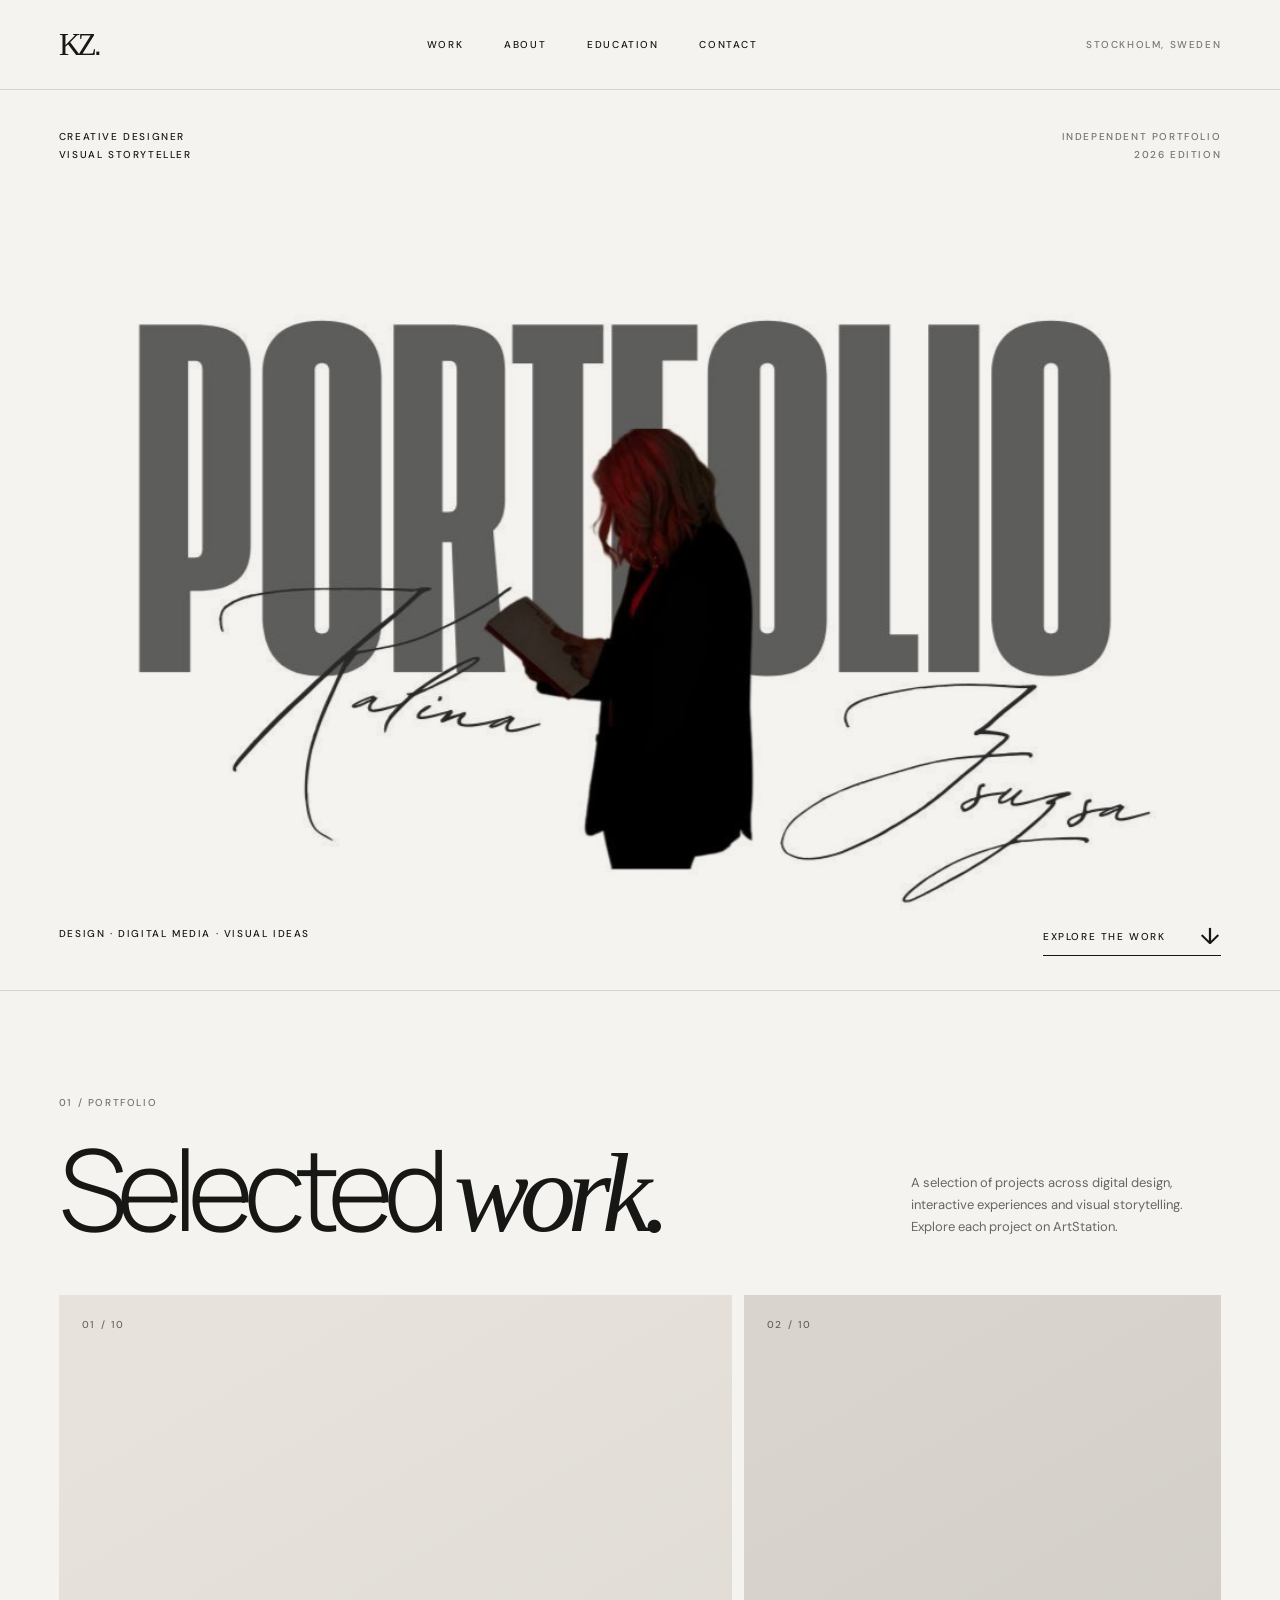
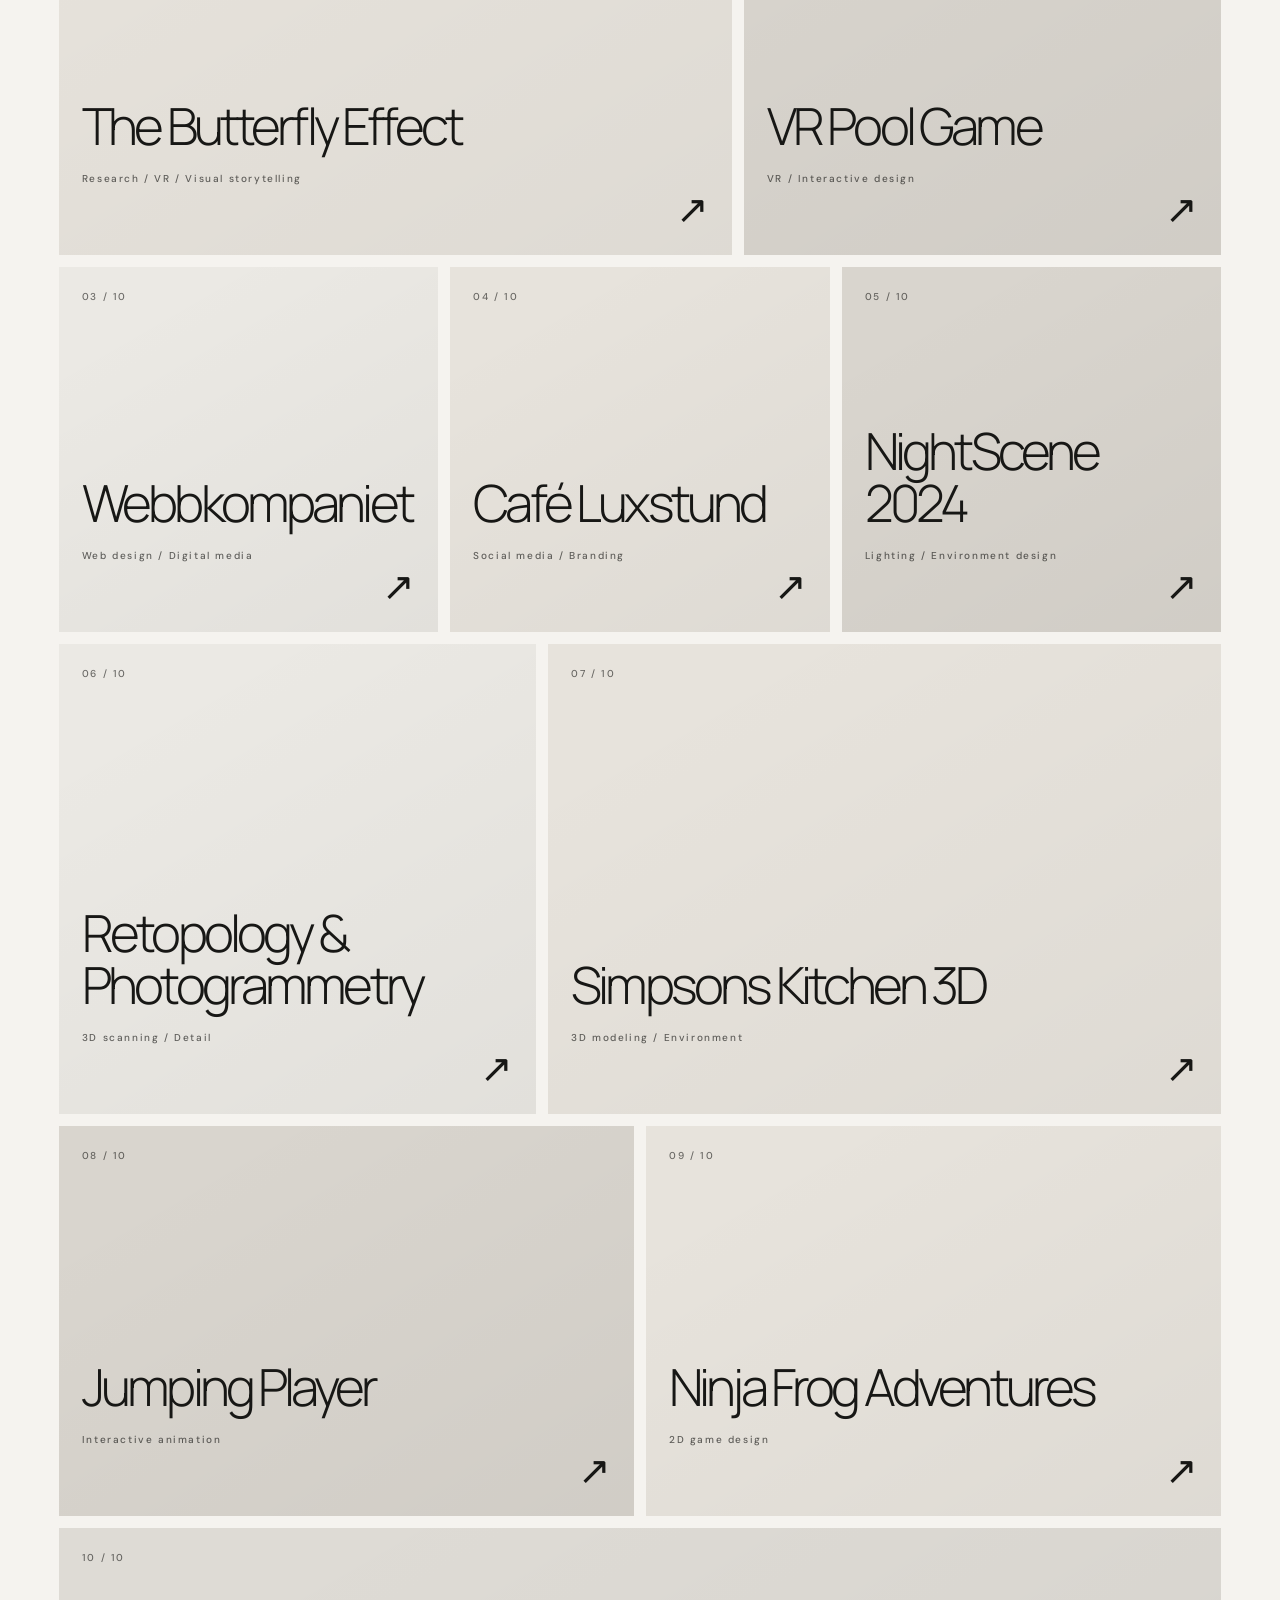
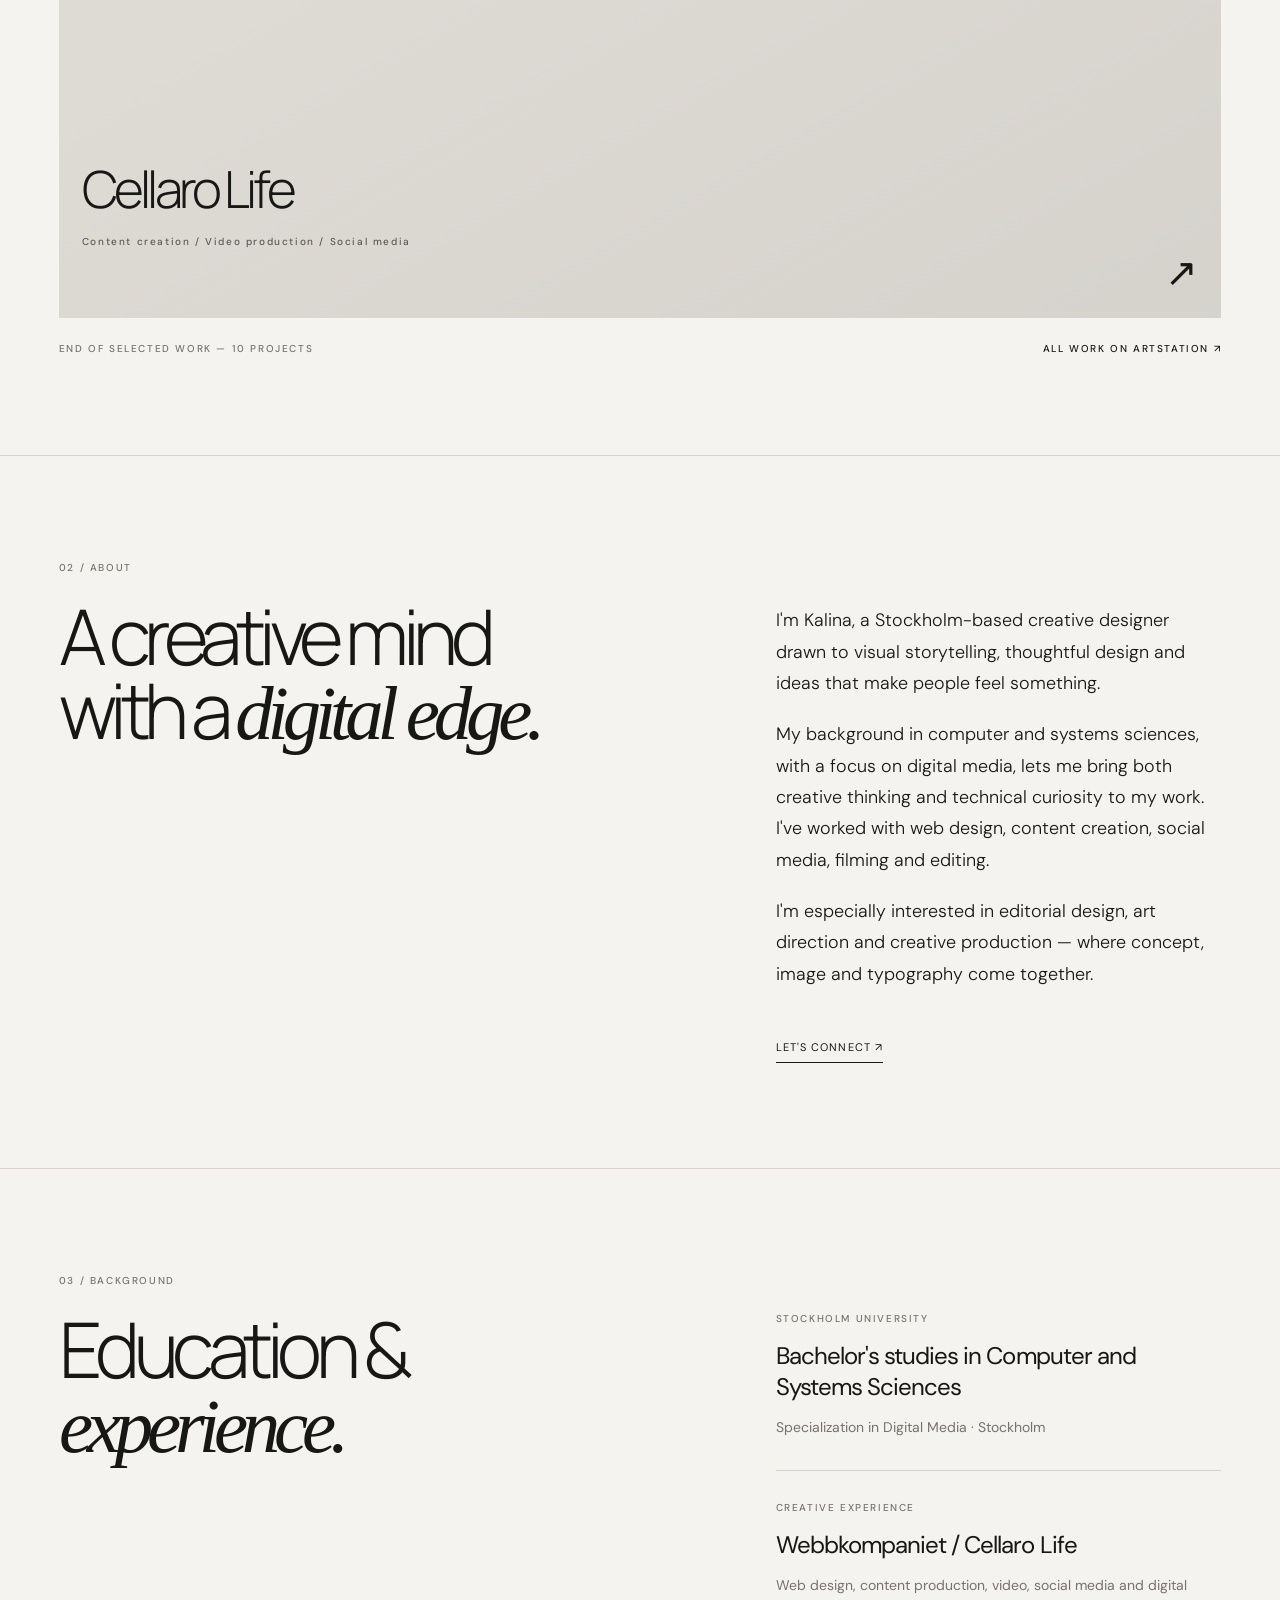
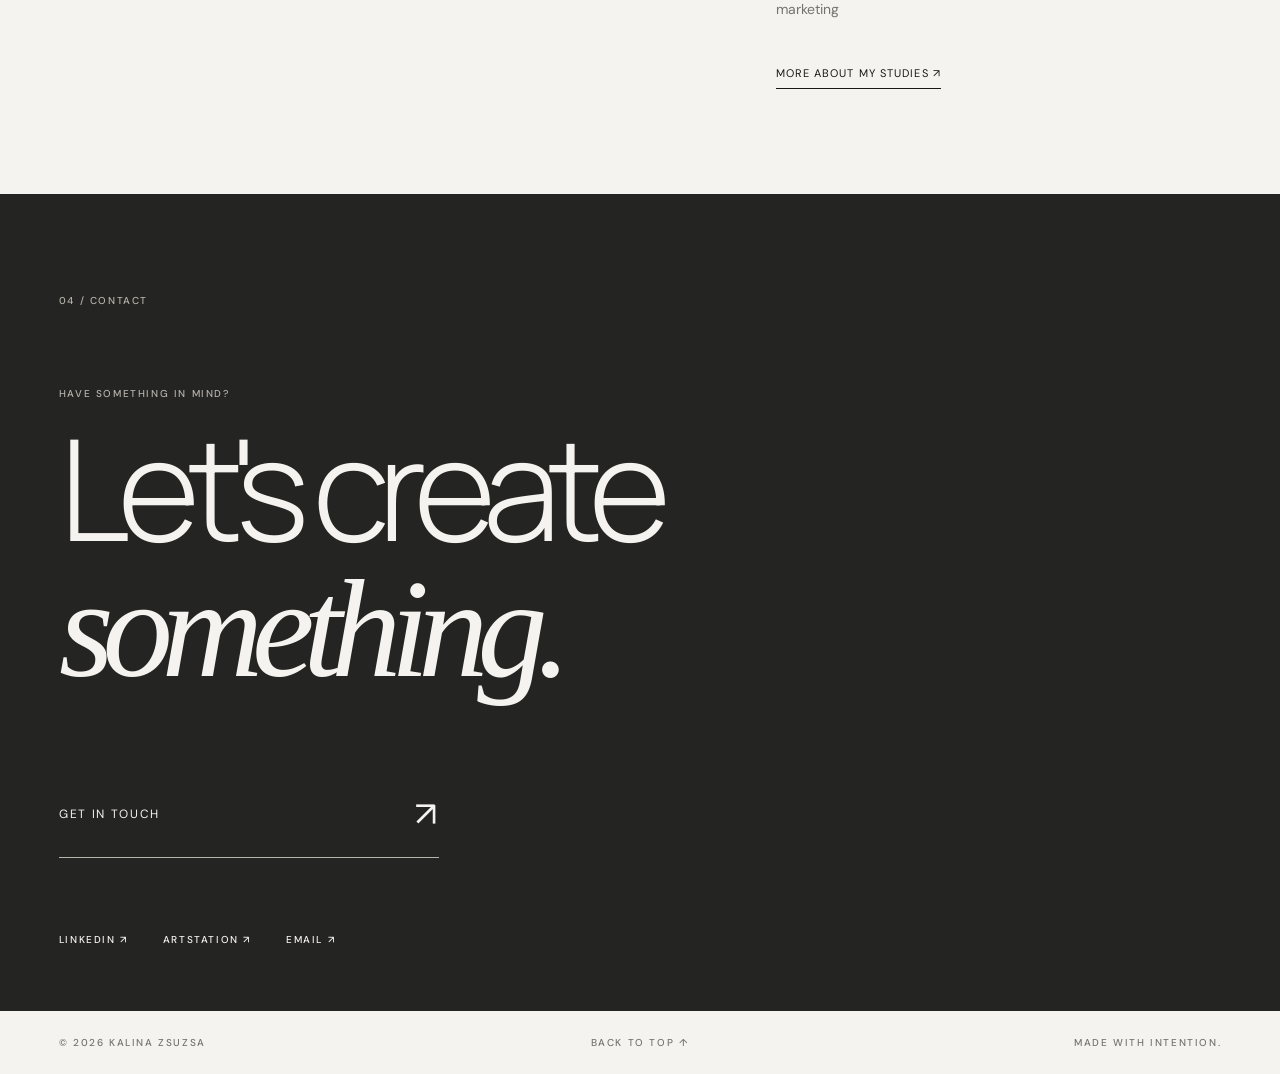
<file: index.html>
<!doctype html><html lang="en"><head><meta charset="utf-8"><meta name="viewport" content="width=device-width,initial-scale=1"><meta name="description" content="Kalina Zsuzsa — Stockholm-based creative designer. Selected work in digital media, design and visual storytelling."><title>Kalina Zsuzsa — Creative Portfolio</title><link rel="stylesheet" href="style.css"><script defer src="script.js"></script></head><body><div class="cursor" aria-hidden="true"><svg viewBox="0 0 72 72"><path d="M12 7 56 37 36 39 44 61 32 66 24 44 11 59Z" fill="currentColor" stroke="var(--paper)" stroke-width="1.2"/></svg><span class="cursor-label">VIEW<br>PROJECT</span></div><header class="topbar"><a class="brand" href="#home" aria-label="Home">KZ<span class="brand-dot">.</span></a><nav aria-label="Main navigation"><a href="#work">WORK</a><a href="#about">ABOUT</a><a href="#education">EDUCATION</a><a href="#contact">CONTACT</a></nav><span class="location">STOCKHOLM, SWEDEN</span></header><main id="home"><section class="hero" aria-label="Portfolio introduction"><div class="hero-meta"><span>CREATIVE DESIGNER<br>VISUAL STORYTELLER</span><span class="hero-edition">INDEPENDENT PORTFOLIO<br>2026 EDITION</span></div><img class="hero-art" src="portfolio-3.png" alt="Portfolio artwork featuring Kalina Zsuzsa and her signature" fetchpriority="high"><div class="hero-bottom"><span>DESIGN · DIGITAL MEDIA · VISUAL IDEAS</span><a class="explore" href="#work">EXPLORE THE WORK <span>↓</span></a></div></section><section id="work" class="work-section"><div class="section-head"><div><span class="eyebrow">01 / PORTFOLIO</span><h1>Selected <em>work.</em></h1></div><p>A selection of projects across digital design, interactive experiences and visual storytelling. Explore each project on ArtStation.</p></div><div class="project-grid"><a class="project project-1" href="https://www.artstation.com/artwork/DLRnwO" target="_blank" rel="noopener noreferrer" aria-label="View The Butterfly Effect on ArtStation"><span class="project-index">01 / 10</span><span class="project-content"><span class="project-title">The Butterfly Effect</span><span class="project-type">Research / VR / Visual storytelling</span><span class="project-arrow" aria-hidden="true">↗</span></span></a>
<a class="project project-2" href="https://www.artstation.com/artwork/x3XWyY" target="_blank" rel="noopener noreferrer" aria-label="View VR Pool Game on ArtStation"><span class="project-index">02 / 10</span><span class="project-content"><span class="project-title">VR Pool Game</span><span class="project-type">VR / Interactive design</span><span class="project-arrow" aria-hidden="true">↗</span></span></a>
<a class="project project-3" href="https://www.artstation.com/artwork/ndEoX9" target="_blank" rel="noopener noreferrer" aria-label="View Webbkompaniet on ArtStation"><span class="project-index">03 / 10</span><span class="project-content"><span class="project-title">Webbkompaniet</span><span class="project-type">Web design / Digital media</span><span class="project-arrow" aria-hidden="true">↗</span></span></a>
<a class="project project-4" href="https://www.artstation.com/artwork/Ba3x04" target="_blank" rel="noopener noreferrer" aria-label="View Café Luxstund on ArtStation"><span class="project-index">04 / 10</span><span class="project-content"><span class="project-title">Café Luxstund</span><span class="project-type">Social media / Branding</span><span class="project-arrow" aria-hidden="true">↗</span></span></a>
<a class="project project-5" href="https://kalina_zsuzsa.artstation.com/projects/qJNZJn" target="_blank" rel="noopener noreferrer" aria-label="View NightScene 2024 on ArtStation"><span class="project-index">05 / 10</span><span class="project-content"><span class="project-title">NightScene 2024</span><span class="project-type">Lighting / Environment design</span><span class="project-arrow" aria-hidden="true">↗</span></span></a>
<a class="project project-6" href="https://kalina_zsuzsa.artstation.com/projects/P6qyJB" target="_blank" rel="noopener noreferrer" aria-label="View Retopology &amp; Photogrammetry on ArtStation"><span class="project-index">06 / 10</span><span class="project-content"><span class="project-title">Retopology &amp; Photogrammetry</span><span class="project-type">3D scanning / Detail</span><span class="project-arrow" aria-hidden="true">↗</span></span></a>
<a class="project project-7" href="https://kalina_zsuzsa.artstation.com/projects/Nq442J" target="_blank" rel="noopener noreferrer" aria-label="View Simpsons Kitchen 3D on ArtStation"><span class="project-index">07 / 10</span><span class="project-content"><span class="project-title">Simpsons Kitchen 3D</span><span class="project-type">3D modeling / Environment</span><span class="project-arrow" aria-hidden="true">↗</span></span></a>
<a class="project project-8" href="https://kalina_zsuzsa.artstation.com/projects/vbYY0v" target="_blank" rel="noopener noreferrer" aria-label="View Jumping Player on ArtStation"><span class="project-index">08 / 10</span><span class="project-content"><span class="project-title">Jumping Player</span><span class="project-type">Interactive animation</span><span class="project-arrow" aria-hidden="true">↗</span></span></a>
<a class="project project-9" href="https://kalina_zsuzsa.artstation.com/projects/2BOObe" target="_blank" rel="noopener noreferrer" aria-label="View Ninja Frog Adventures on ArtStation"><span class="project-index">09 / 10</span><span class="project-content"><span class="project-title">Ninja Frog Adventures</span><span class="project-type">2D game design</span><span class="project-arrow" aria-hidden="true">↗</span></span></a>
<a class="project project-10" href="https://www.artstation.com/artwork/BaaWo9" target="_blank" rel="noopener noreferrer" aria-label="View Cellaro Life on ArtStation"><span class="project-index">10 / 10</span><span class="project-content"><span class="project-title">Cellaro Life</span><span class="project-type">Content creation / Video production / Social media</span><span class="project-arrow" aria-hidden="true">↗</span></span></a></div><div class="work-end"><span>END OF SELECTED WORK — 10 PROJECTS</span><a href="https://kalina_zsuzsa.artstation.com/" target="_blank" rel="noopener noreferrer">ALL WORK ON ARTSTATION ↗</a></div></section><section id="about" class="about-section"><span class="eyebrow">02 / ABOUT</span><div class="about-layout"><h2>A creative mind<br>with a <em>digital edge.</em></h2><div class="about-copy"><p>I'm Kalina, a Stockholm-based creative designer drawn to visual storytelling, thoughtful design and ideas that make people feel something.</p><p>My background in computer and systems sciences, with a focus on digital media, lets me bring both creative thinking and technical curiosity to my work. I've worked with web design, content creation, social media, filming and editing.</p><p>I'm especially interested in editorial design, art direction and creative production — where concept, image and typography come together.</p><a href="#contact" class="text-link">LET'S CONNECT ↗</a></div></div></section><section id="education" class="education-section"><span class="eyebrow">03 / BACKGROUND</span><div class="education-row"><h2>Education &<br><em>experience.</em></h2><div><p class="edu-label">STOCKHOLM UNIVERSITY</p><h3>Bachelor's studies in Computer and Systems Sciences</h3><p>Specialization in Digital Media · Stockholm</p><div class="edu-rule"></div><p class="edu-label">CREATIVE EXPERIENCE</p><h3>Webbkompaniet / Cellaro Life</h3><p>Web design, content production, video, social media and digital marketing</p><a href="education.html" class="text-link">MORE ABOUT MY STUDIES ↗</a></div></div></section><section id="contact" class="contact-section"><span class="eyebrow">04 / CONTACT</span><p class="contact-lead">HAVE SOMETHING IN MIND?</p><h2>Let's create<br><em>something.</em></h2><a class="contact-mail" href="mailto:kalinazsuzsa2004@gmail.com">GET IN TOUCH <span>↗</span></a><div class="contact-links"><a href="https://www.linkedin.com/in/kalina-zsuzsa-470775194" target="_blank" rel="noopener noreferrer">LINKEDIN ↗</a><a href="https://kalina_zsuzsa.artstation.com/" target="_blank" rel="noopener noreferrer">ARTSTATION ↗</a><a href="mailto:kalinazsuzsa2004@gmail.com">EMAIL ↗</a></div></section></main><footer><span>© <span id="year">2026</span> KALINA ZSUZSA</span><a href="#home">BACK TO TOP ↑</a><span>MADE WITH INTENTION.</span></footer></body></html>
</file>
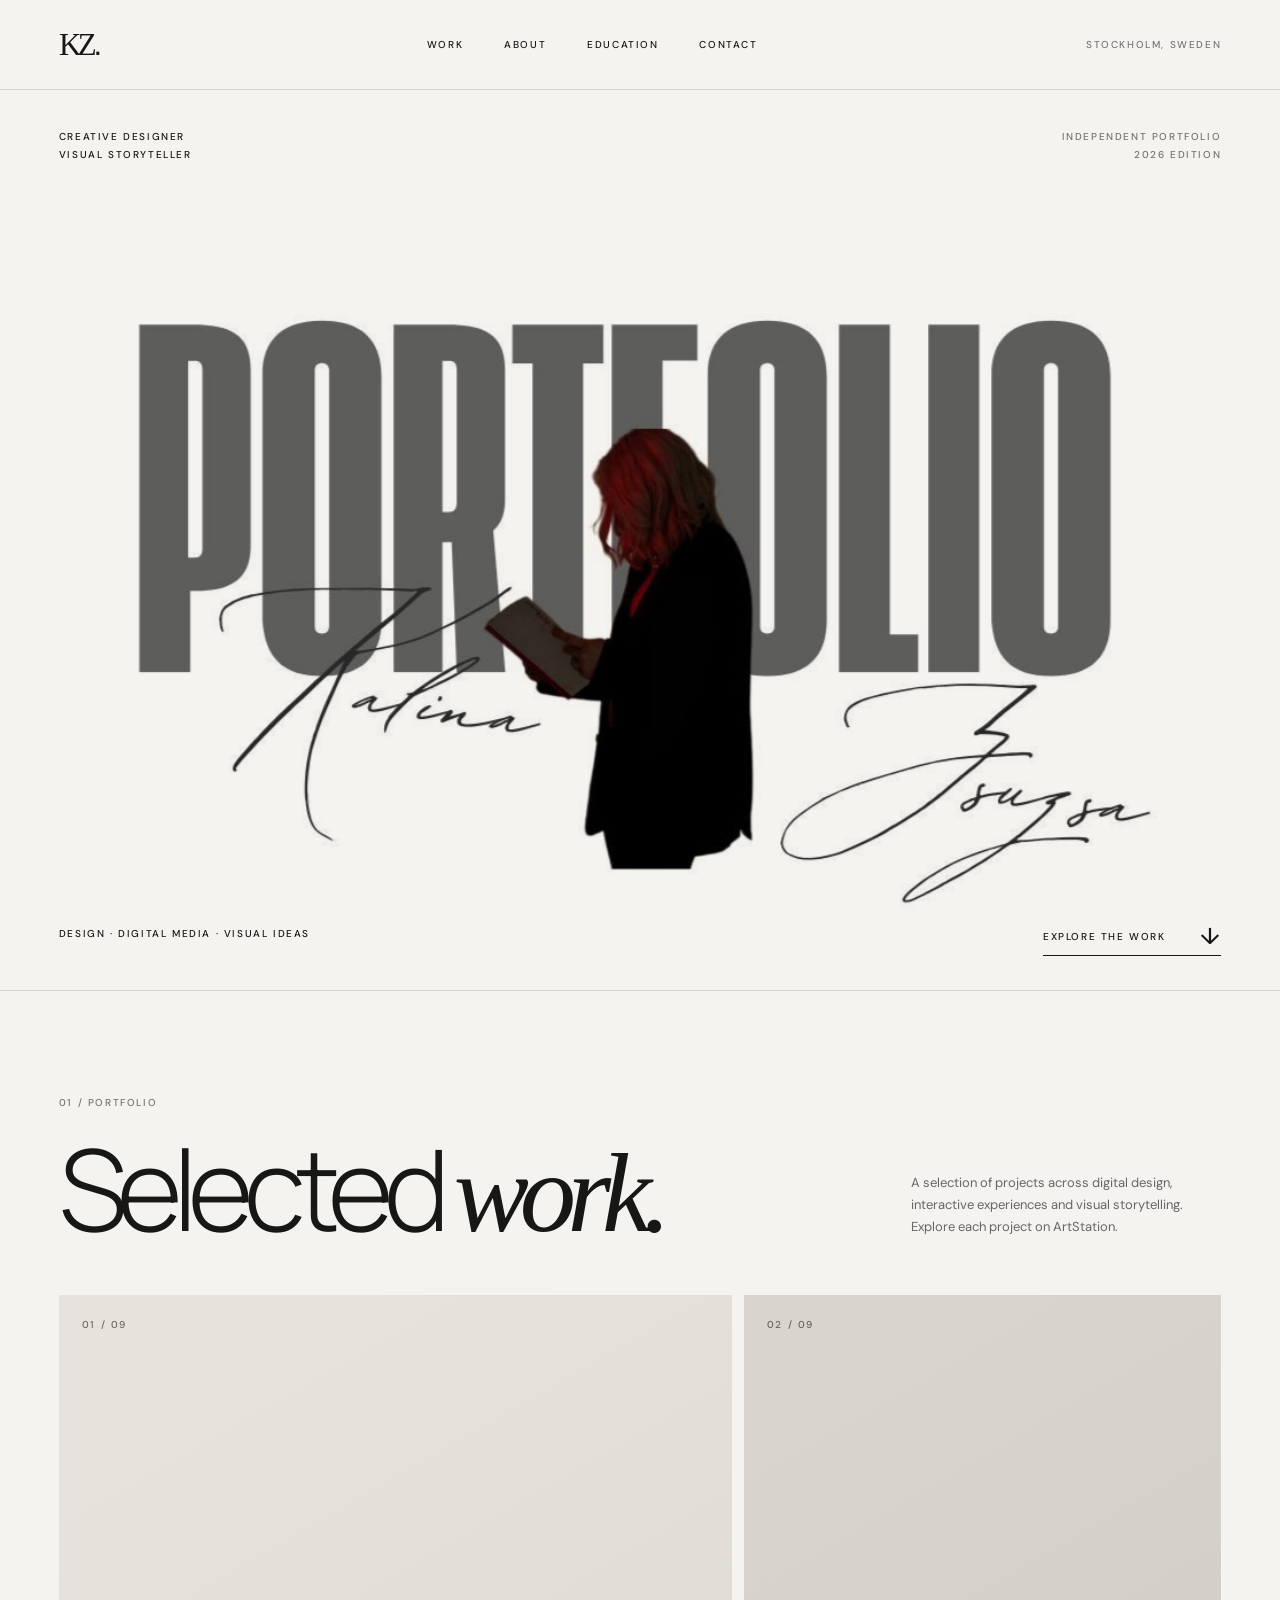
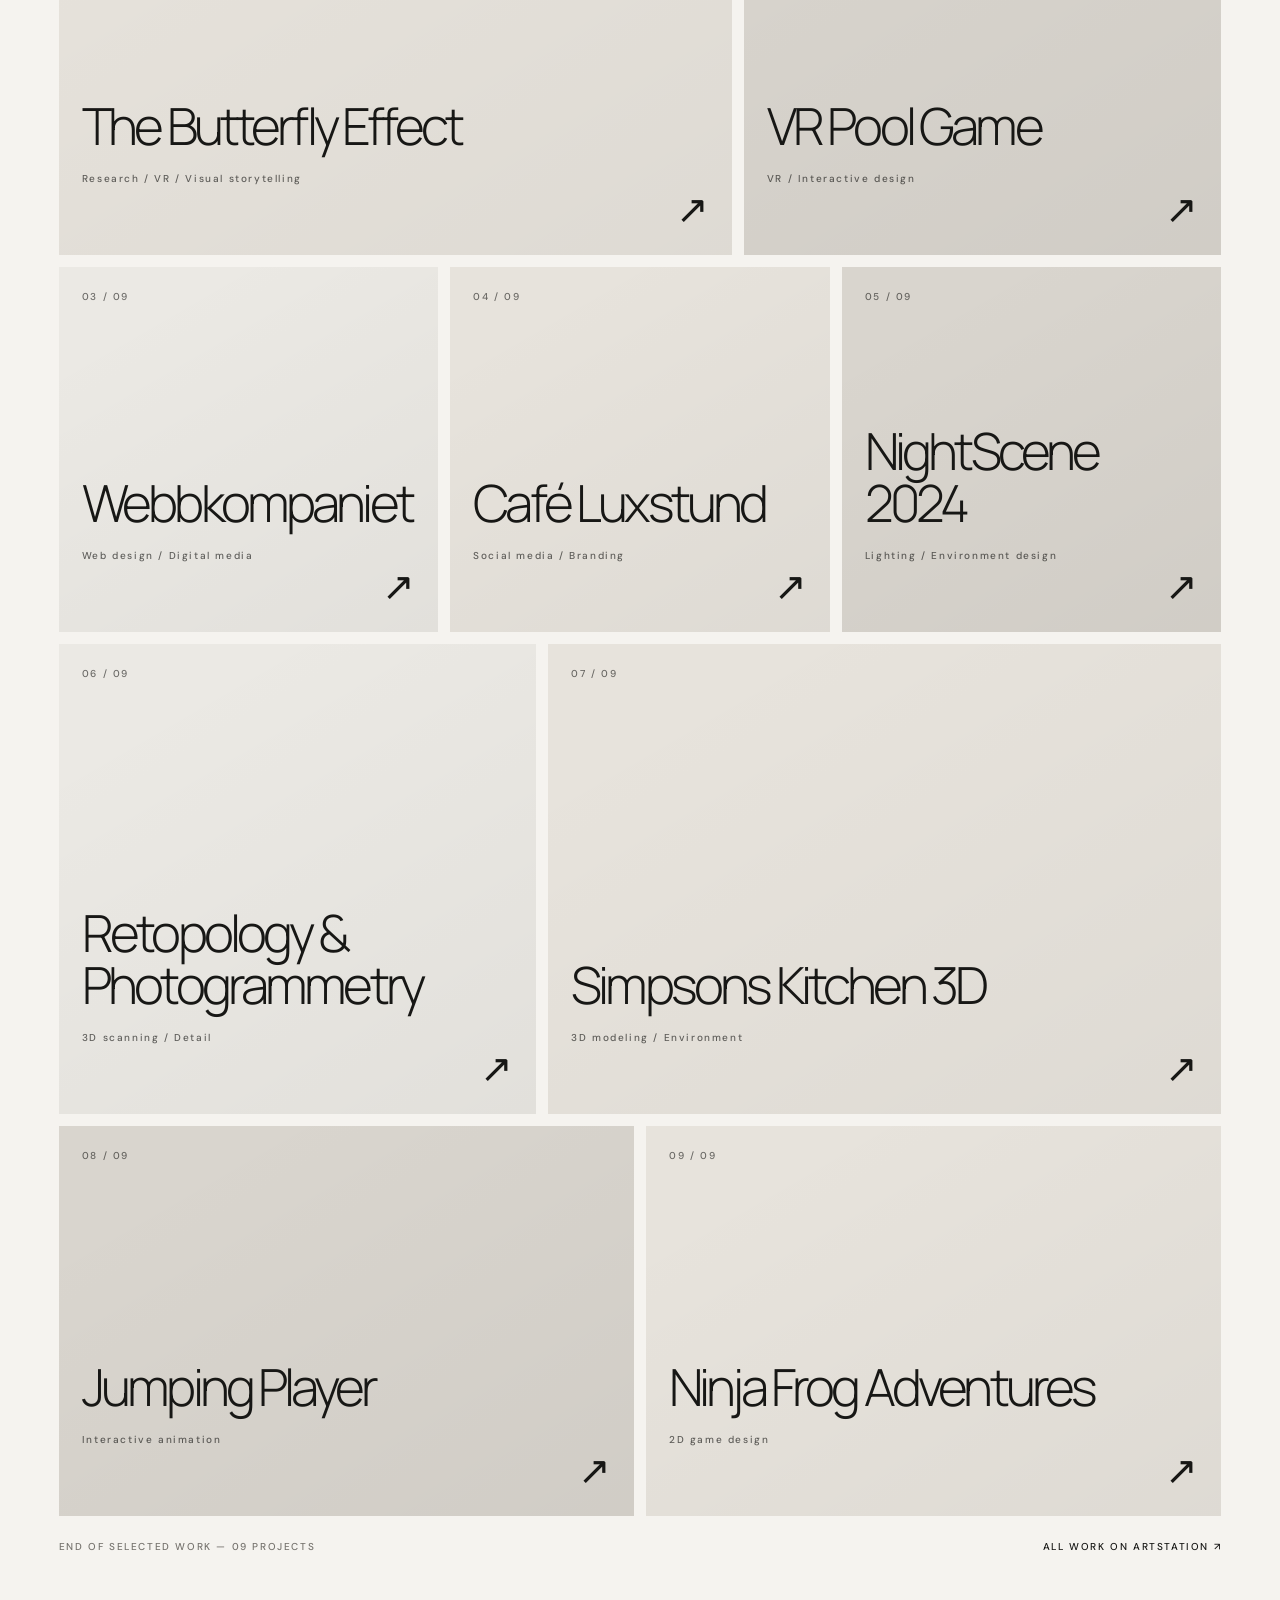
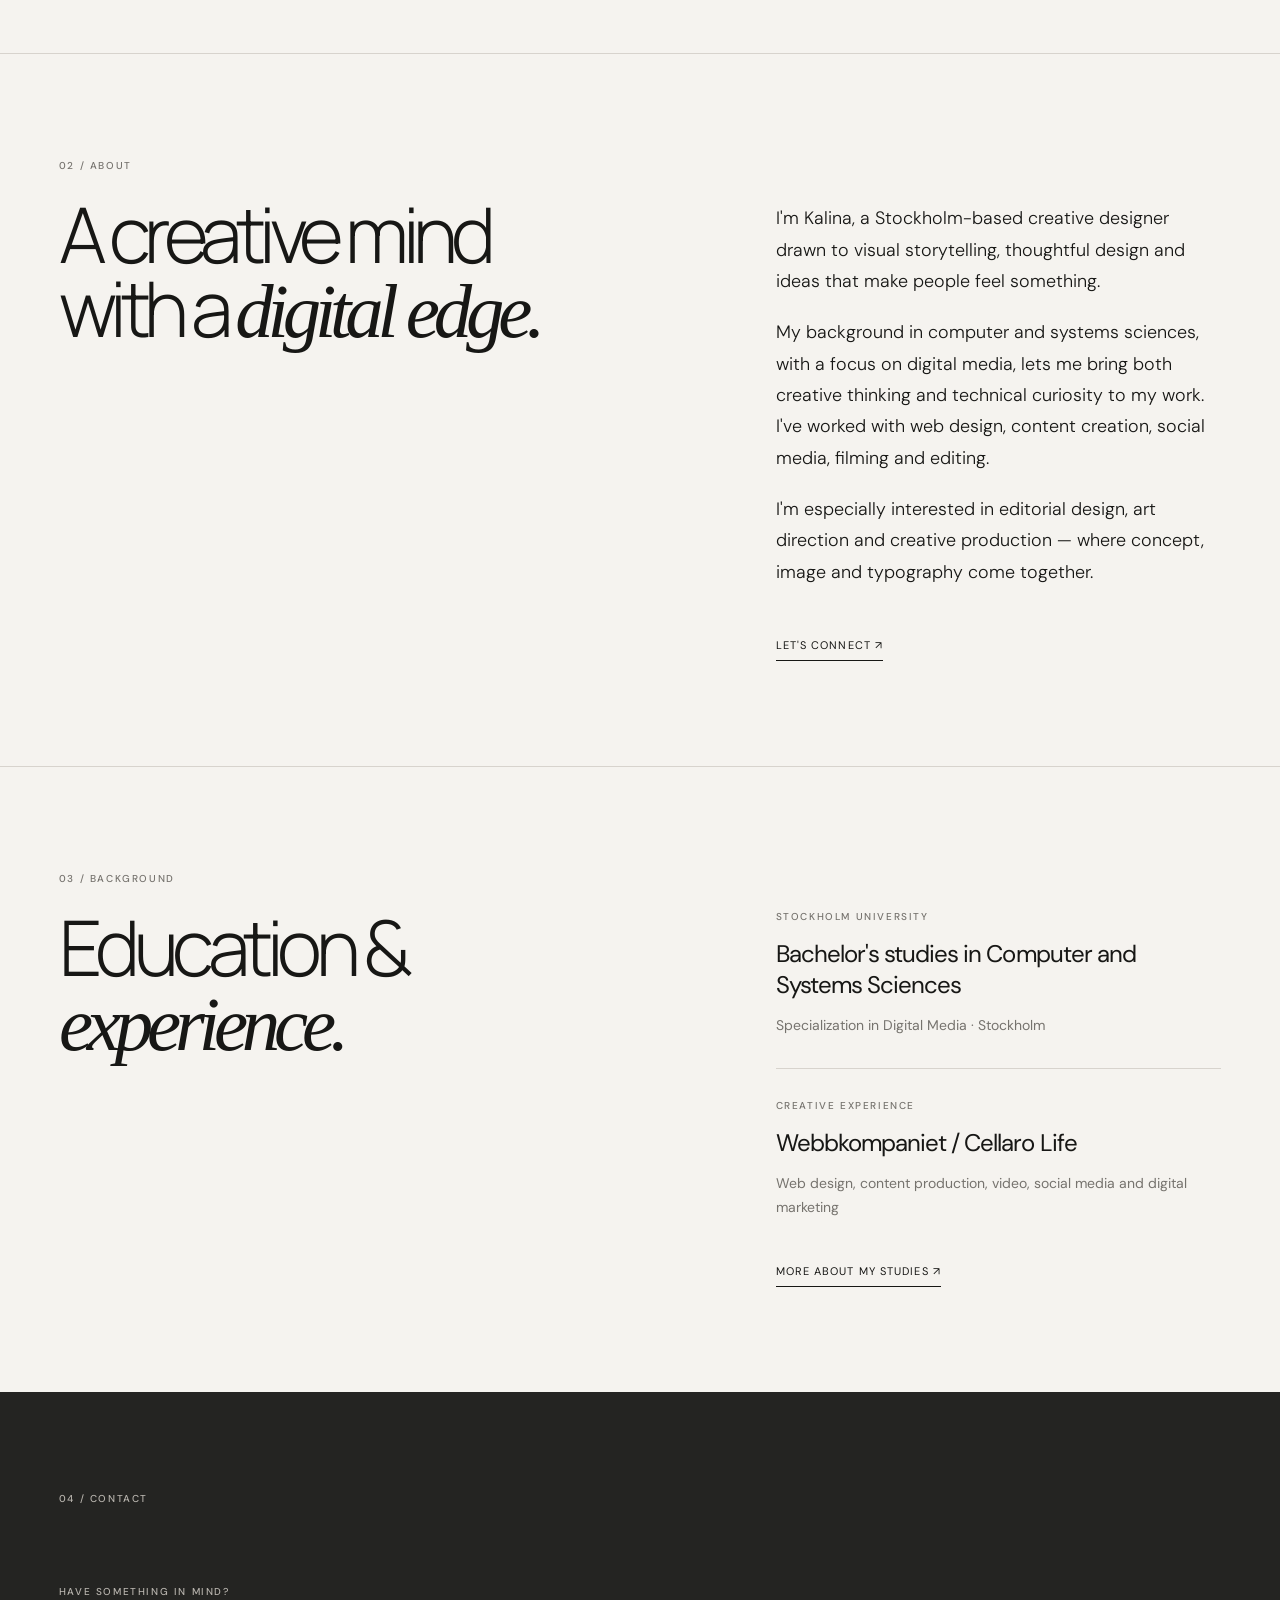
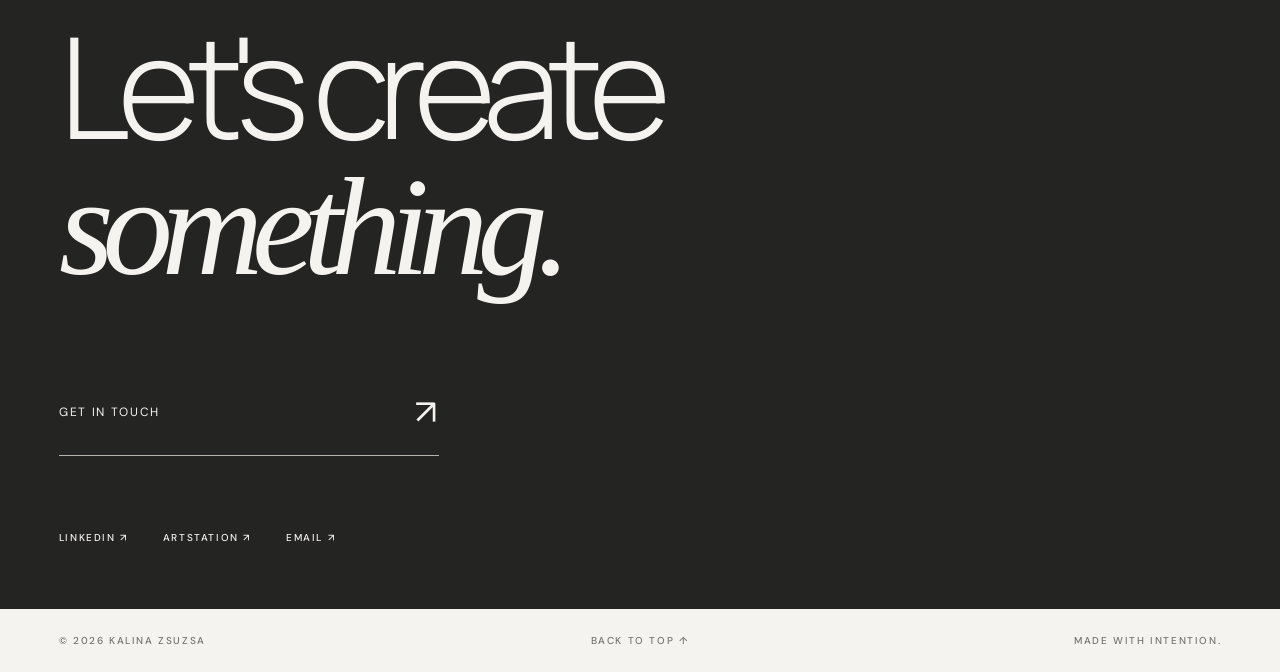
<file: Kalina-Zsuzsa-Editorial-Portfolio/index.html>
<!doctype html><html lang="en"><head><meta charset="utf-8"><meta name="viewport" content="width=device-width,initial-scale=1"><meta name="description" content="Kalina Zsuzsa — Stockholm-based creative designer. Selected work in digital media, design and visual storytelling."><title>Kalina Zsuzsa — Creative Portfolio</title><link rel="stylesheet" href="style.css"><script defer src="script.js"></script></head><body><div class="cursor" aria-hidden="true"><svg viewBox="0 0 72 72"><path d="M12 7 56 37 36 39 44 61 32 66 24 44 11 59Z" fill="currentColor" stroke="var(--paper)" stroke-width="1.2"/></svg><span class="cursor-label">VIEW<br>PROJECT</span></div><header class="topbar"><a class="brand" href="#home" aria-label="Home">KZ<span class="brand-dot">.</span></a><nav aria-label="Main navigation"><a href="#work">WORK</a><a href="#about">ABOUT</a><a href="#education">EDUCATION</a><a href="#contact">CONTACT</a></nav><span class="location">STOCKHOLM, SWEDEN</span></header><main id="home"><section class="hero" aria-label="Portfolio introduction"><div class="hero-meta"><span>CREATIVE DESIGNER<br>VISUAL STORYTELLER</span><span class="hero-edition">INDEPENDENT PORTFOLIO<br>2026 EDITION</span></div><img class="hero-art" src="portfolio-3.png" alt="Portfolio artwork featuring Kalina Zsuzsa and her signature" fetchpriority="high"><div class="hero-bottom"><span>DESIGN · DIGITAL MEDIA · VISUAL IDEAS</span><a class="explore" href="#work">EXPLORE THE WORK <span>↓</span></a></div></section><section id="work" class="work-section"><div class="section-head"><div><span class="eyebrow">01 / PORTFOLIO</span><h1>Selected <em>work.</em></h1></div><p>A selection of projects across digital design, interactive experiences and visual storytelling. Explore each project on ArtStation.</p></div><div class="project-grid"><a class="project project-1" href="https://www.artstation.com/artwork/DLRnwO" target="_blank" rel="noopener noreferrer" aria-label="View The Butterfly Effect on ArtStation"><span class="project-index">01 / 09</span><span class="project-content"><span class="project-title">The Butterfly Effect</span><span class="project-type">Research / VR / Visual storytelling</span><span class="project-arrow" aria-hidden="true">↗</span></span></a>
<a class="project project-2" href="https://www.artstation.com/artwork/x3XWyY" target="_blank" rel="noopener noreferrer" aria-label="View VR Pool Game on ArtStation"><span class="project-index">02 / 09</span><span class="project-content"><span class="project-title">VR Pool Game</span><span class="project-type">VR / Interactive design</span><span class="project-arrow" aria-hidden="true">↗</span></span></a>
<a class="project project-3" href="https://www.artstation.com/artwork/ndEoX9" target="_blank" rel="noopener noreferrer" aria-label="View Webbkompaniet on ArtStation"><span class="project-index">03 / 09</span><span class="project-content"><span class="project-title">Webbkompaniet</span><span class="project-type">Web design / Digital media</span><span class="project-arrow" aria-hidden="true">↗</span></span></a>
<a class="project project-4" href="https://www.artstation.com/artwork/Ba3x04" target="_blank" rel="noopener noreferrer" aria-label="View Café Luxstund on ArtStation"><span class="project-index">04 / 09</span><span class="project-content"><span class="project-title">Café Luxstund</span><span class="project-type">Social media / Branding</span><span class="project-arrow" aria-hidden="true">↗</span></span></a>
<a class="project project-5" href="https://kalina_zsuzsa.artstation.com/projects/qJNZJn" target="_blank" rel="noopener noreferrer" aria-label="View NightScene 2024 on ArtStation"><span class="project-index">05 / 09</span><span class="project-content"><span class="project-title">NightScene 2024</span><span class="project-type">Lighting / Environment design</span><span class="project-arrow" aria-hidden="true">↗</span></span></a>
<a class="project project-6" href="https://kalina_zsuzsa.artstation.com/projects/P6qyJB" target="_blank" rel="noopener noreferrer" aria-label="View Retopology &amp; Photogrammetry on ArtStation"><span class="project-index">06 / 09</span><span class="project-content"><span class="project-title">Retopology &amp; Photogrammetry</span><span class="project-type">3D scanning / Detail</span><span class="project-arrow" aria-hidden="true">↗</span></span></a>
<a class="project project-7" href="https://kalina_zsuzsa.artstation.com/projects/Nq442J" target="_blank" rel="noopener noreferrer" aria-label="View Simpsons Kitchen 3D on ArtStation"><span class="project-index">07 / 09</span><span class="project-content"><span class="project-title">Simpsons Kitchen 3D</span><span class="project-type">3D modeling / Environment</span><span class="project-arrow" aria-hidden="true">↗</span></span></a>
<a class="project project-8" href="https://kalina_zsuzsa.artstation.com/projects/vbYY0v" target="_blank" rel="noopener noreferrer" aria-label="View Jumping Player on ArtStation"><span class="project-index">08 / 09</span><span class="project-content"><span class="project-title">Jumping Player</span><span class="project-type">Interactive animation</span><span class="project-arrow" aria-hidden="true">↗</span></span></a>
<a class="project project-9" href="https://kalina_zsuzsa.artstation.com/projects/2BOObe" target="_blank" rel="noopener noreferrer" aria-label="View Ninja Frog Adventures on ArtStation"><span class="project-index">09 / 09</span><span class="project-content"><span class="project-title">Ninja Frog Adventures</span><span class="project-type">2D game design</span><span class="project-arrow" aria-hidden="true">↗</span></span></a></div><div class="work-end"><span>END OF SELECTED WORK — 09 PROJECTS</span><a href="https://kalina_zsuzsa.artstation.com/" target="_blank" rel="noopener noreferrer">ALL WORK ON ARTSTATION ↗</a></div></section><section id="about" class="about-section"><span class="eyebrow">02 / ABOUT</span><div class="about-layout"><h2>A creative mind<br>with a <em>digital edge.</em></h2><div class="about-copy"><p>I'm Kalina, a Stockholm-based creative designer drawn to visual storytelling, thoughtful design and ideas that make people feel something.</p><p>My background in computer and systems sciences, with a focus on digital media, lets me bring both creative thinking and technical curiosity to my work. I've worked with web design, content creation, social media, filming and editing.</p><p>I'm especially interested in editorial design, art direction and creative production — where concept, image and typography come together.</p><a href="#contact" class="text-link">LET'S CONNECT ↗</a></div></div></section><section id="education" class="education-section"><span class="eyebrow">03 / BACKGROUND</span><div class="education-row"><h2>Education &<br><em>experience.</em></h2><div><p class="edu-label">STOCKHOLM UNIVERSITY</p><h3>Bachelor's studies in Computer and Systems Sciences</h3><p>Specialization in Digital Media · Stockholm</p><div class="edu-rule"></div><p class="edu-label">CREATIVE EXPERIENCE</p><h3>Webbkompaniet / Cellaro Life</h3><p>Web design, content production, video, social media and digital marketing</p><a href="education.html" class="text-link">MORE ABOUT MY STUDIES ↗</a></div></div></section><section id="contact" class="contact-section"><span class="eyebrow">04 / CONTACT</span><p class="contact-lead">HAVE SOMETHING IN MIND?</p><h2>Let's create<br><em>something.</em></h2><a class="contact-mail" href="mailto:kalinazsuzsa2004@gmail.com">GET IN TOUCH <span>↗</span></a><div class="contact-links"><a href="https://www.linkedin.com/in/kalina-zsuzsa-470775194" target="_blank" rel="noopener noreferrer">LINKEDIN ↗</a><a href="https://kalina_zsuzsa.artstation.com/" target="_blank" rel="noopener noreferrer">ARTSTATION ↗</a><a href="mailto:kalinazsuzsa2004@gmail.com">EMAIL ↗</a></div></section></main><footer><span>© <span id="year">2026</span> KALINA ZSUZSA</span><a href="#home">BACK TO TOP ↑</a><span>MADE WITH INTENTION.</span></footer></body></html>
</file>
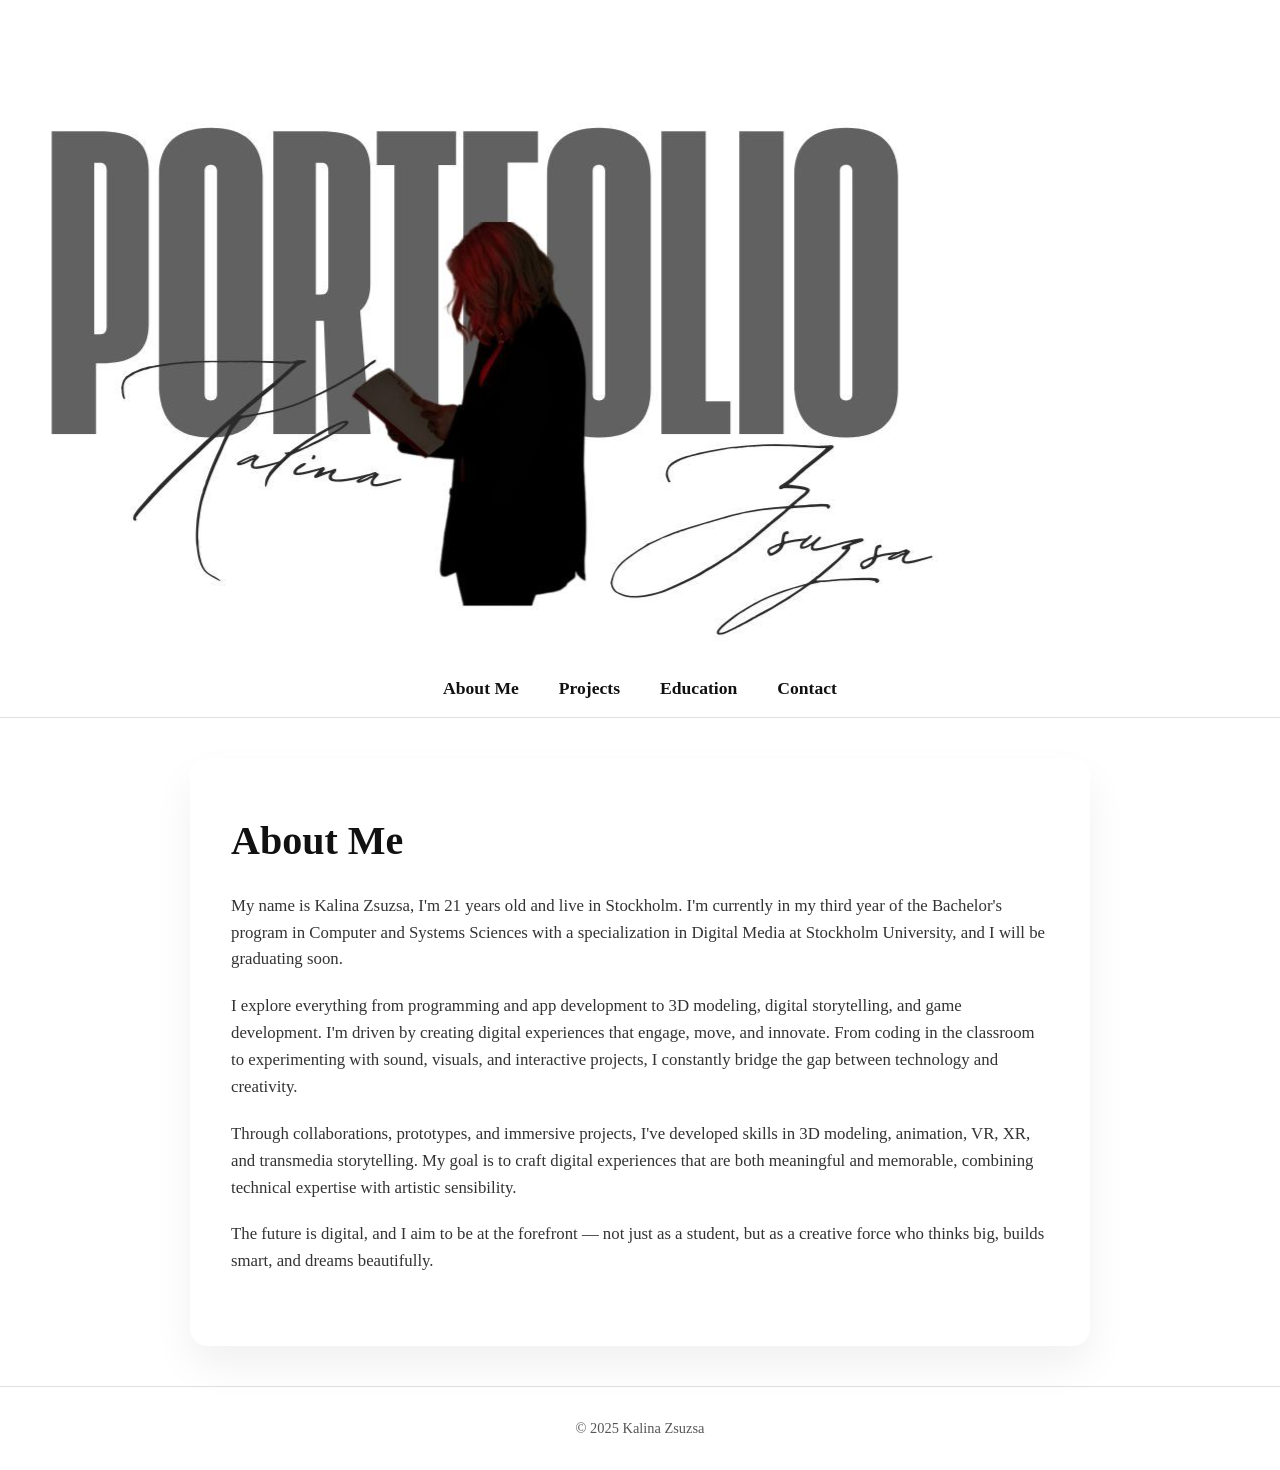
<file: Kalinas hemsida/index.html>
<!DOCTYPE html>
<html lang="en">
<head>
  <meta charset="UTF-8">
  <meta name="viewport" content="width=device-width, initial-scale=1.0">
  <title>Kalina Zsuzsa | About Me</title>
  <link rel="stylesheet" href="style.css">
</head>
<body>

<header class="image-header">
  <img src="portfolio-3.png" alt="Kalina Zsuzsa" class="header-img">
</header>

<nav>
  <a href="index.html">About Me</a>
  <a href="projects.html">Projects</a>
  <a href="education.html">Education</a>
  <a href="contact.html">Contact</a>
</nav>

<main>
  <section class="glass-panel">
    <h2>About Me</h2>
    <p>My name is Kalina Zsuzsa, I'm 21 years old and live in Stockholm. I'm currently in my third year of the Bachelor's program in Computer and Systems Sciences with a specialization in Digital Media at Stockholm University, and I will be graduating soon.</p>
    <p>I explore everything from programming and app development to 3D modeling, digital storytelling, and game development. I'm driven by creating digital experiences that engage, move, and innovate. From coding in the classroom to experimenting with sound, visuals, and interactive projects, I constantly bridge the gap between technology and creativity.</p>
    <p>Through collaborations, prototypes, and immersive projects, I've developed skills in 3D modeling, animation, VR, XR, and transmedia storytelling. My goal is to craft digital experiences that are both meaningful and memorable, combining technical expertise with artistic sensibility.</p>
    <p>The future is digital, and I aim to be at the forefront — not just as a student, but as a creative force who thinks big, builds smart, and dreams beautifully.</p>
  </section>
</main>

<footer>
  <p>© 2025 Kalina Zsuzsa</p>
</footer>

</body>
</html>
</file>
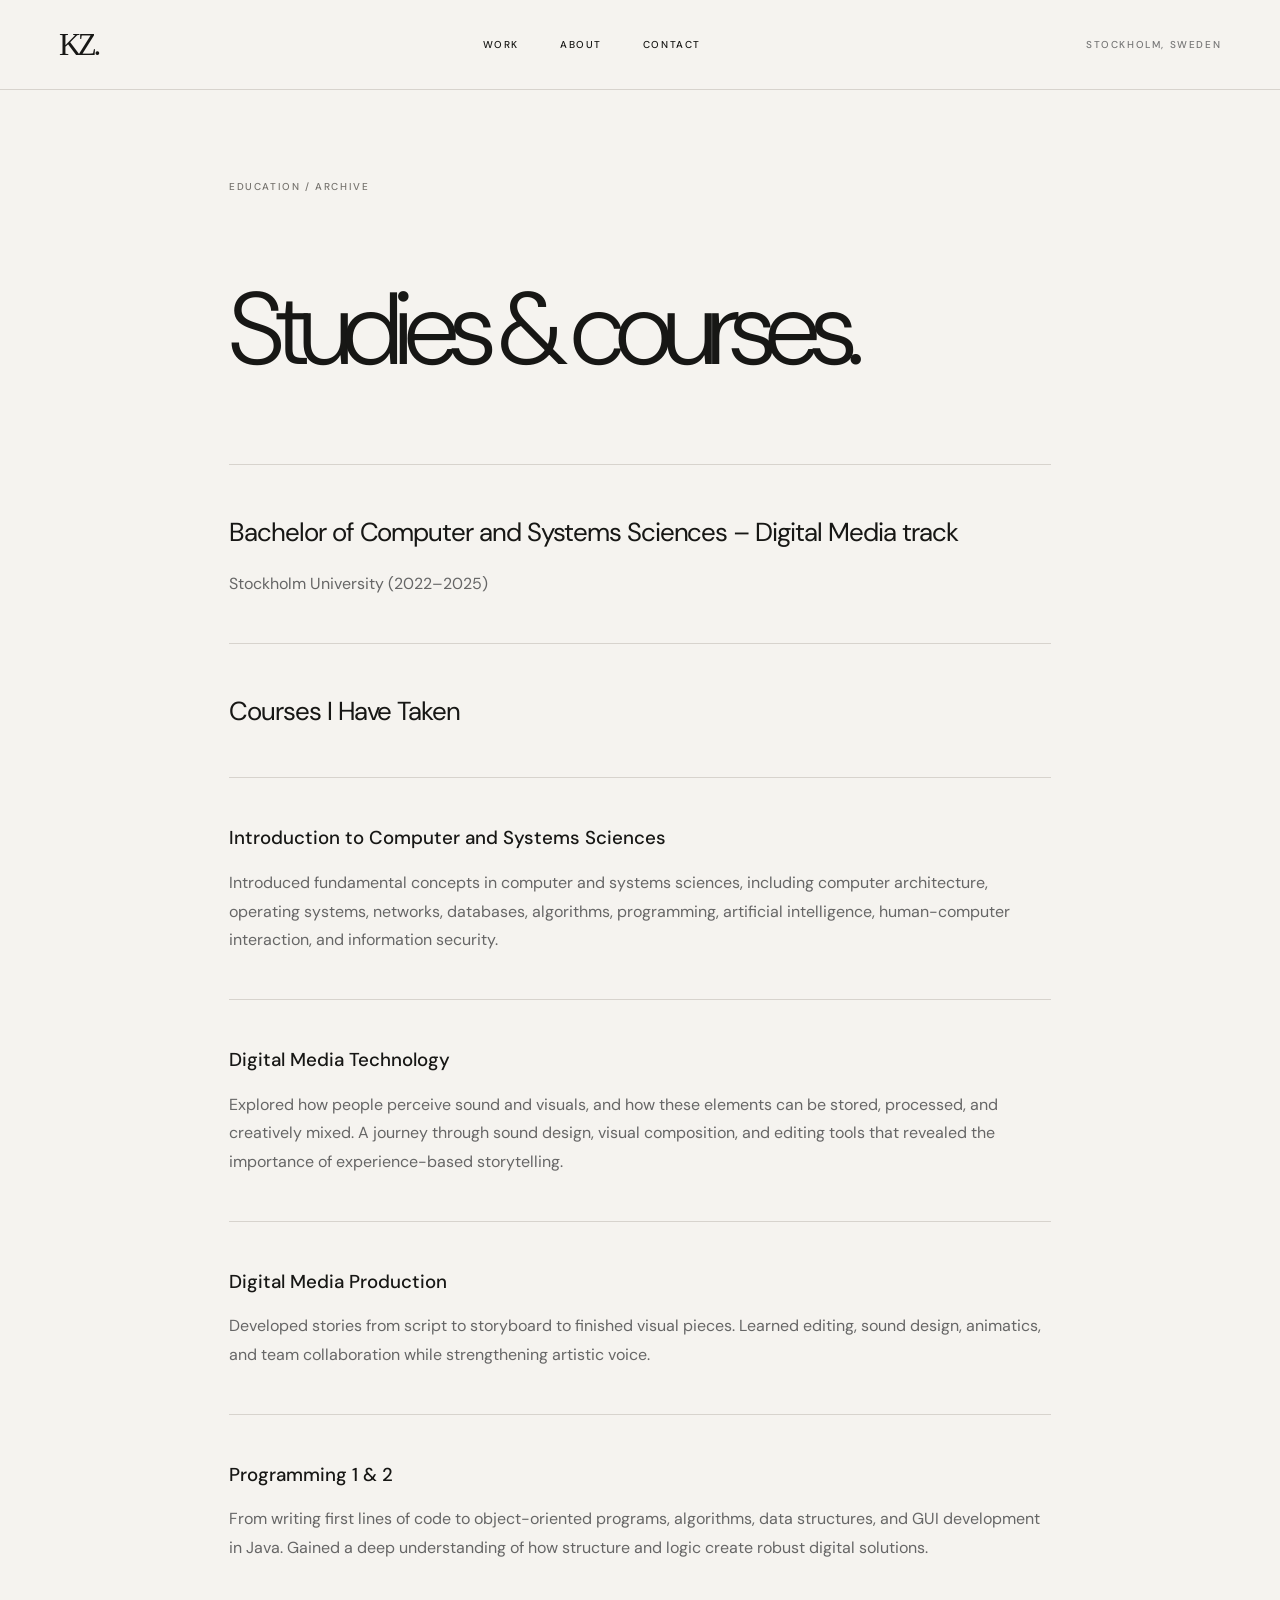
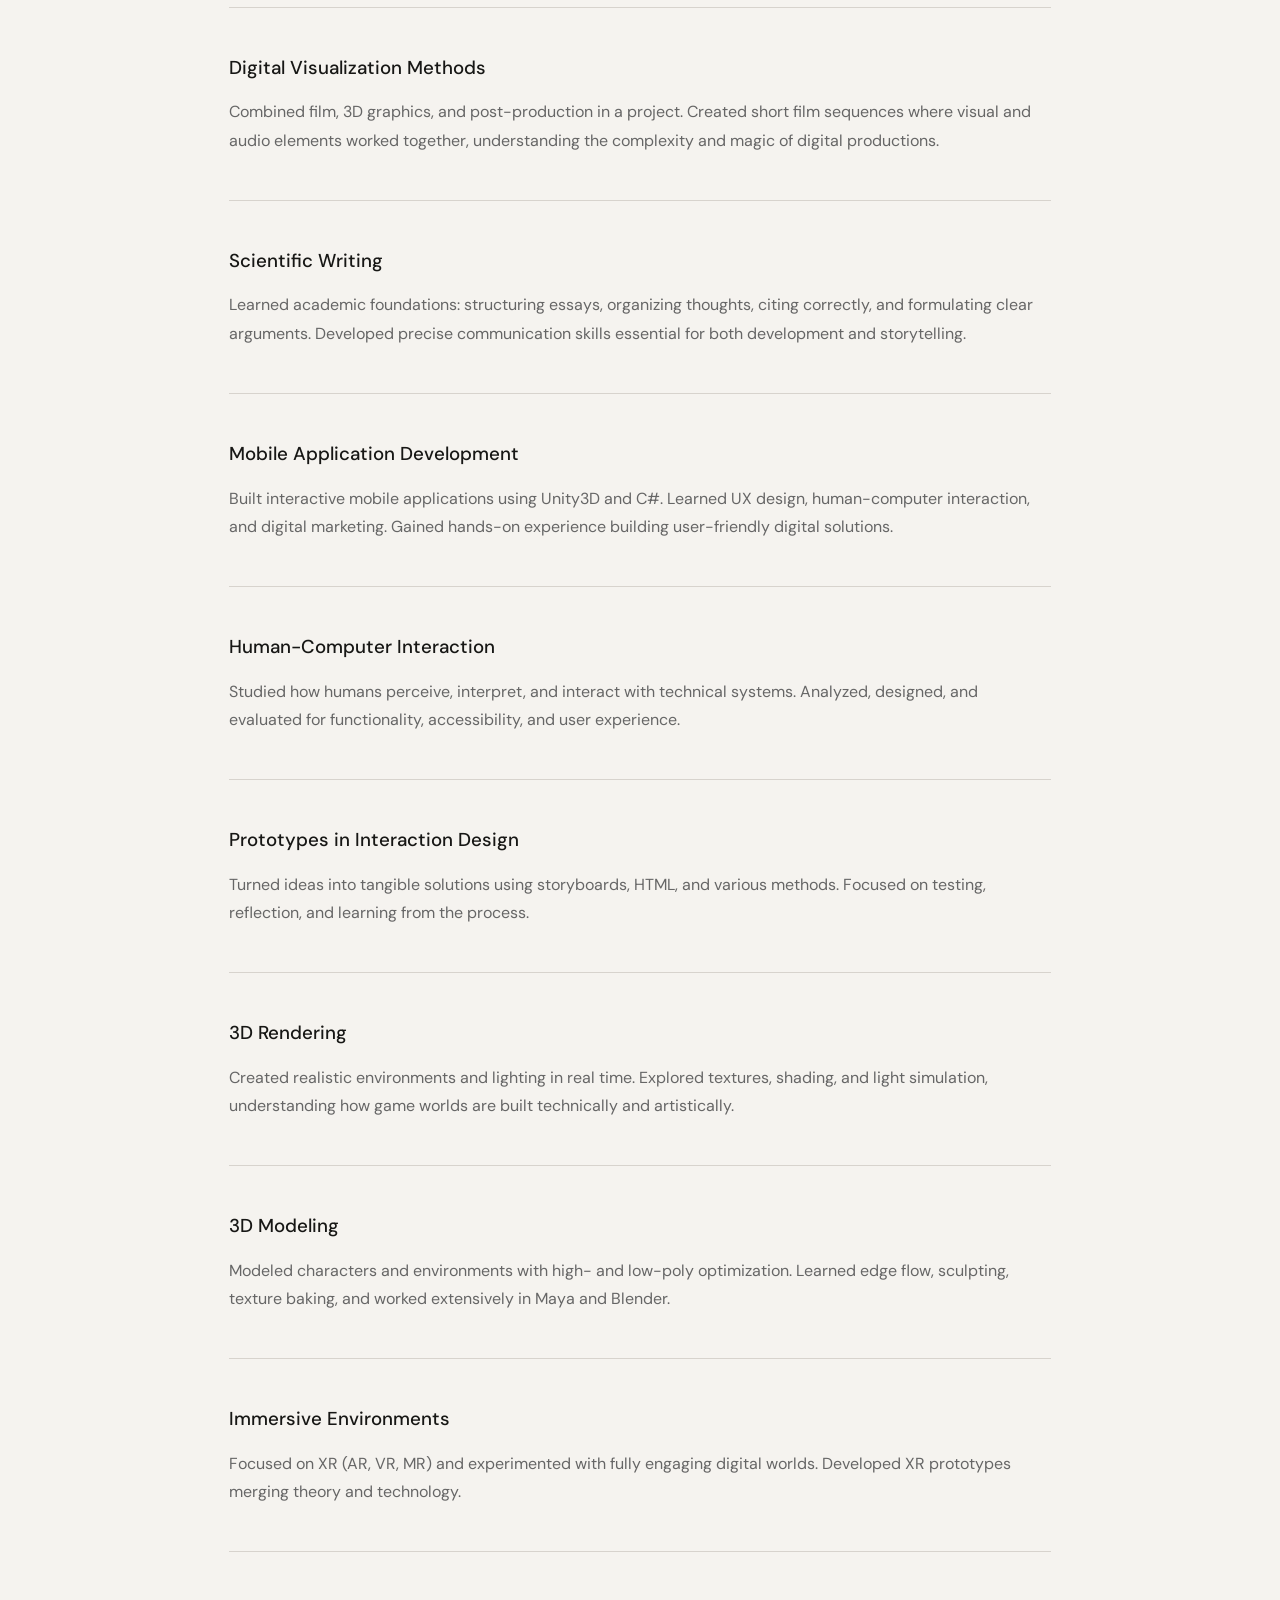
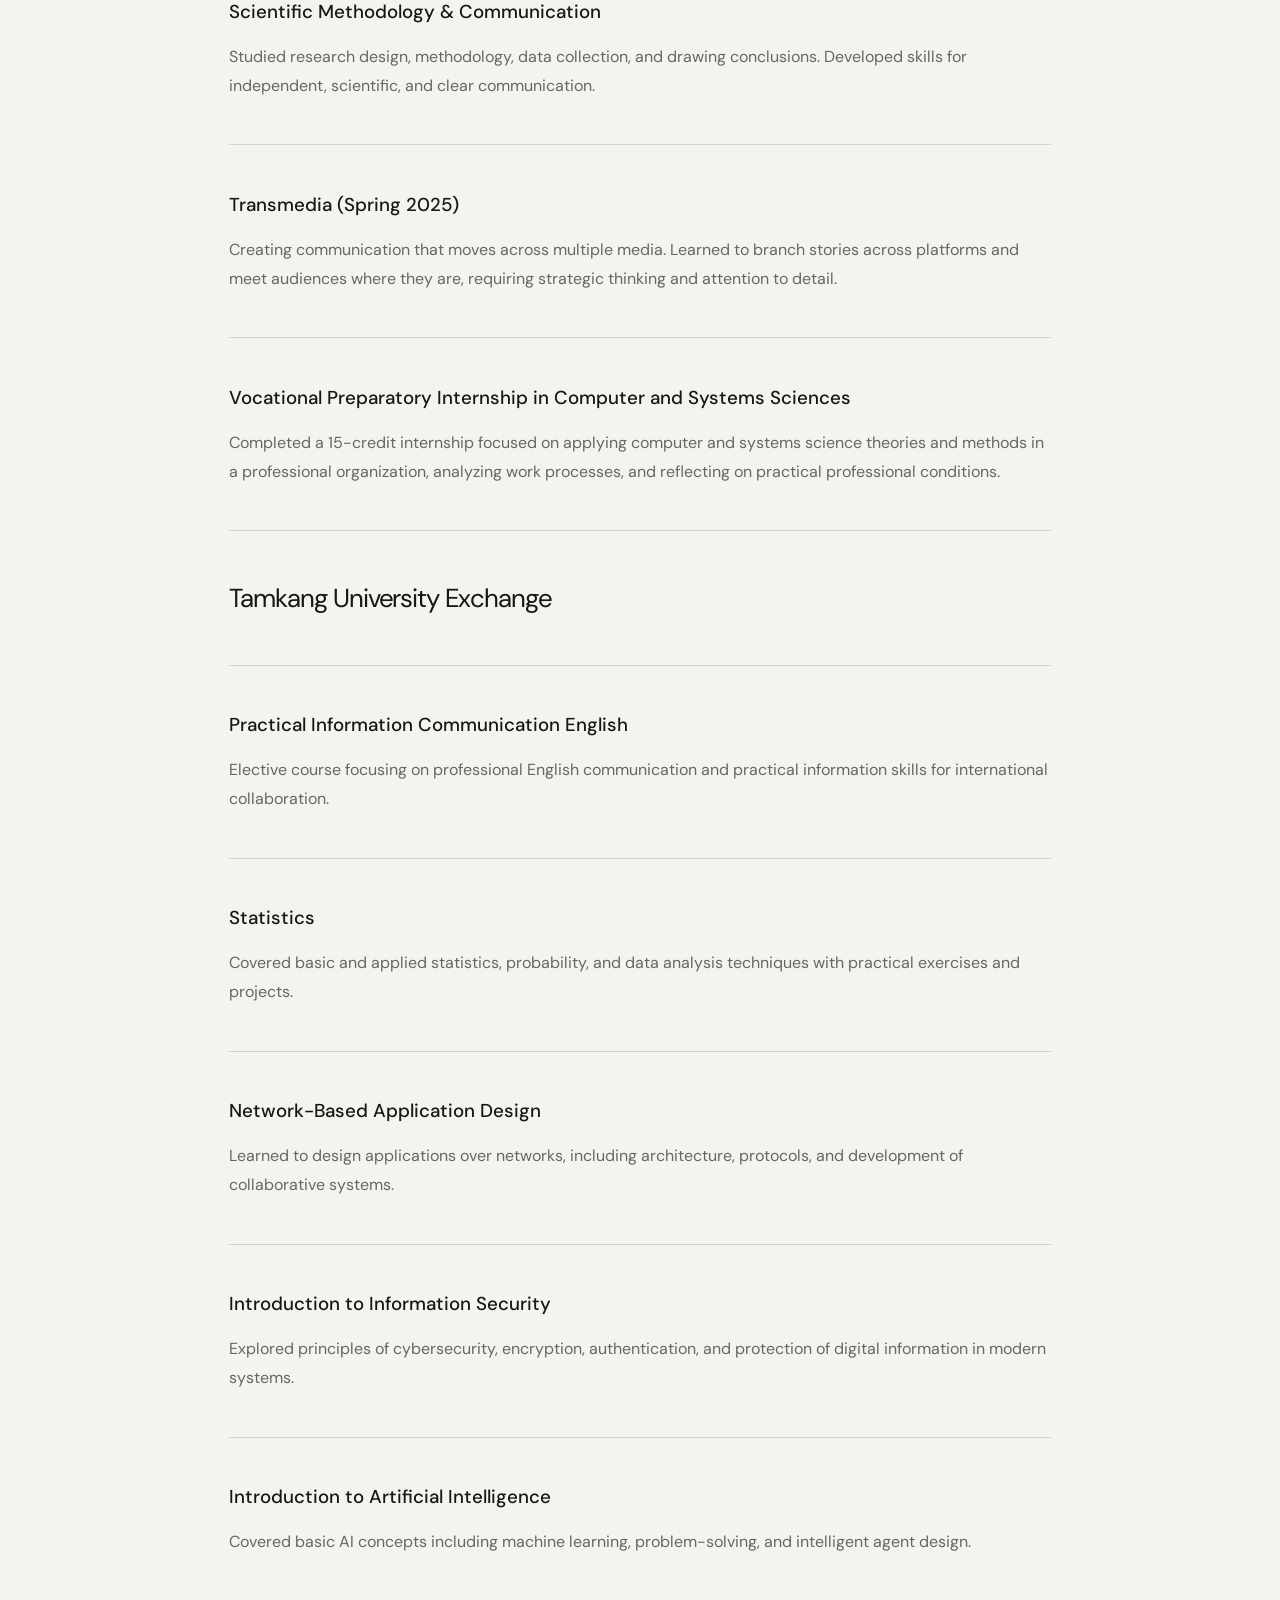
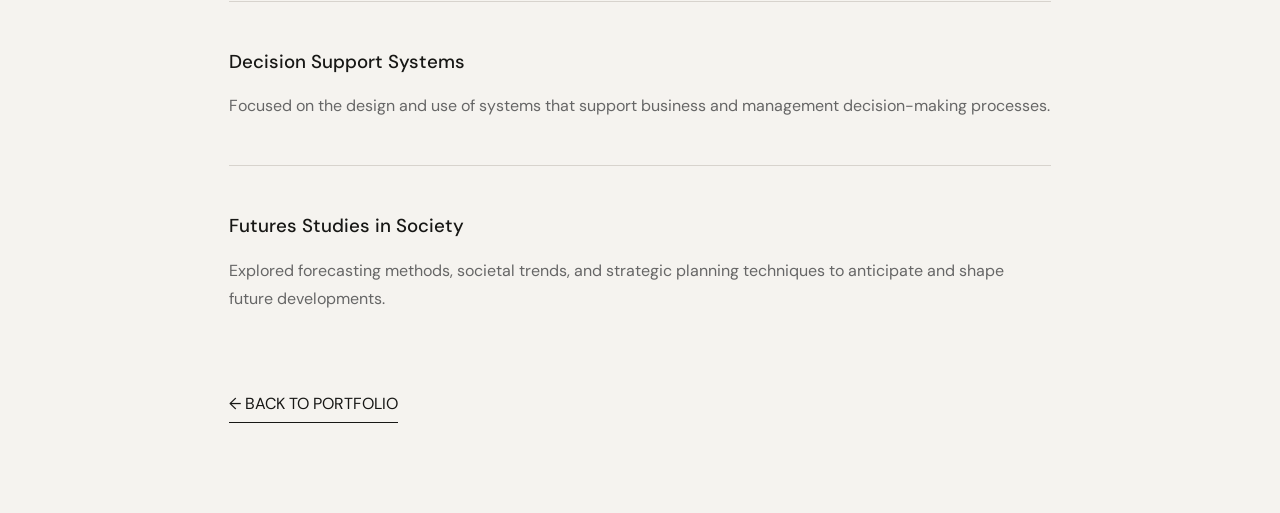
<file: education.html>
<!doctype html><html lang="en"><head><meta charset="utf-8"><meta name="viewport" content="width=device-width,initial-scale=1"><title>Education — Kalina Zsuzsa</title><link rel="stylesheet" href="style.css"><style>.study-wrap{max-width:950px;margin:auto;padding:90px 5%}.study-wrap h1{font-size:clamp(55px,8vw,110px);font-weight:300;letter-spacing:-.08em}.study-block{padding:28px 0;border-top:1px solid #d7d3cd}.study-block h2{font-weight:400;font-size:26px;letter-spacing:-.04em}.study-block h3{font-weight:500}.study-block p{color:#666;line-height:1.8}.back{display:inline-block;margin-top:35px;border-bottom:1px solid;padding-bottom:8px}</style></head><body><header class="topbar"><a class="brand" href="index.html">KZ.</a><nav><a href="index.html#work">WORK</a><a href="index.html#about">ABOUT</a><a href="index.html#contact">CONTACT</a></nav><span class="location">STOCKHOLM, SWEDEN</span></header><main class="study-wrap"><span class="eyebrow">EDUCATION / ARCHIVE</span><h1>Studies &amp; courses.</h1><section class="study-block">
    <h2>Bachelor of Computer and Systems Sciences – Digital Media track</h2>
    <p>Stockholm University (2022–2025)</p>
  </section><section class="study-block">
    <h2>Courses I Have Taken</h2>
  </section><section class="study-block">
    <h3>Introduction to Computer and Systems Sciences</h3>
    <p>Introduced fundamental concepts in computer and systems sciences, including computer architecture, operating systems, networks, databases, algorithms, programming, artificial intelligence, human-computer interaction, and information security.</p>
  </section><section class="study-block">
    <h3>Digital Media Technology</h3>
    <p>Explored how people perceive sound and visuals, and how these elements can be stored, processed, and creatively mixed. A journey through sound design, visual composition, and editing tools that revealed the importance of experience-based storytelling.</p>
  </section><section class="study-block">
    <h3>Digital Media Production</h3>
    <p>Developed stories from script to storyboard to finished visual pieces. Learned editing, sound design, animatics, and team collaboration while strengthening artistic voice.</p>
  </section><section class="study-block">
    <h3>Programming 1 &amp; 2</h3>
    <p>From writing first lines of code to object-oriented programs, algorithms, data structures, and GUI development in Java. Gained a deep understanding of how structure and logic create robust digital solutions.</p>
  </section><section class="study-block">
    <h3>Digital Visualization Methods</h3>
    <p>Combined film, 3D graphics, and post-production in a project. Created short film sequences where visual and audio elements worked together, understanding the complexity and magic of digital productions.</p>
  </section><section class="study-block">
    <h3>Scientific Writing</h3>
    <p>Learned academic foundations: structuring essays, organizing thoughts, citing correctly, and formulating clear arguments. Developed precise communication skills essential for both development and storytelling.</p>
  </section><section class="study-block">
    <h3>Mobile Application Development</h3>
    <p>Built interactive mobile applications using Unity3D and C#. Learned UX design, human-computer interaction, and digital marketing. Gained hands-on experience building user-friendly digital solutions.</p>
  </section><section class="study-block">
    <h3>Human-Computer Interaction</h3>
    <p>Studied how humans perceive, interpret, and interact with technical systems. Analyzed, designed, and evaluated for functionality, accessibility, and user experience.</p>
  </section><section class="study-block">
    <h3>Prototypes in Interaction Design</h3>
    <p>Turned ideas into tangible solutions using storyboards, HTML, and various methods. Focused on testing, reflection, and learning from the process.</p>
  </section><section class="study-block">
    <h3>3D Rendering</h3>
    <p>Created realistic environments and lighting in real time. Explored textures, shading, and light simulation, understanding how game worlds are built technically and artistically.</p>
  </section><section class="study-block">
    <h3>3D Modeling</h3>
    <p>Modeled characters and environments with high- and low-poly optimization. Learned edge flow, sculpting, texture baking, and worked extensively in Maya and Blender.</p>
  </section><section class="study-block">
    <h3>Immersive Environments</h3>
    <p>Focused on XR (AR, VR, MR) and experimented with fully engaging digital worlds. Developed XR prototypes merging theory and technology.</p>
  </section><section class="study-block">
    <h3>Scientific Methodology &amp; Communication</h3>
    <p>Studied research design, methodology, data collection, and drawing conclusions. Developed skills for independent, scientific, and clear communication.</p>
  </section><section class="study-block">
    <h3>Transmedia (Spring 2025)</h3>
    <p>Creating communication that moves across multiple media. Learned to branch stories across platforms and meet audiences where they are, requiring strategic thinking and attention to detail.</p>
  </section><section class="study-block">
    <h3>Vocational Preparatory Internship in Computer and Systems Sciences</h3>
    <p>Completed a 15-credit internship focused on applying computer and systems science theories and methods in a professional organization, analyzing work processes, and reflecting on practical professional conditions.</p>
  </section><section class="study-block">
    <h2>Tamkang University Exchange</h2>
  </section><section class="study-block">
    <h3>Practical Information Communication English</h3>
    <p>Elective course focusing on professional English communication and practical information skills for international collaboration.</p>
  </section><section class="study-block">
    <h3>Statistics</h3>
    <p>Covered basic and applied statistics, probability, and data analysis techniques with practical exercises and projects.</p>
  </section><section class="study-block">
    <h3>Network-Based Application Design</h3>
    <p>Learned to design applications over networks, including architecture, protocols, and development of collaborative systems.</p>
  </section><section class="study-block">
    <h3>Introduction to Information Security</h3>
    <p>Explored principles of cybersecurity, encryption, authentication, and protection of digital information in modern systems.</p>
  </section><section class="study-block">
    <h3>Introduction to Artificial Intelligence</h3>
    <p>Covered basic AI concepts including machine learning, problem-solving, and intelligent agent design.</p>
  </section><section class="study-block">
    <h3>Decision Support Systems</h3>
    <p>Focused on the design and use of systems that support business and management decision-making processes.</p>
  </section><section class="study-block">
    <h3>Futures Studies in Society</h3>
    <p>Explored forecasting methods, societal trends, and strategic planning techniques to anticipate and shape future developments.</p>
  </section><a class="back" href="index.html#education">← BACK TO PORTFOLIO</a></main></body></html>
</file>
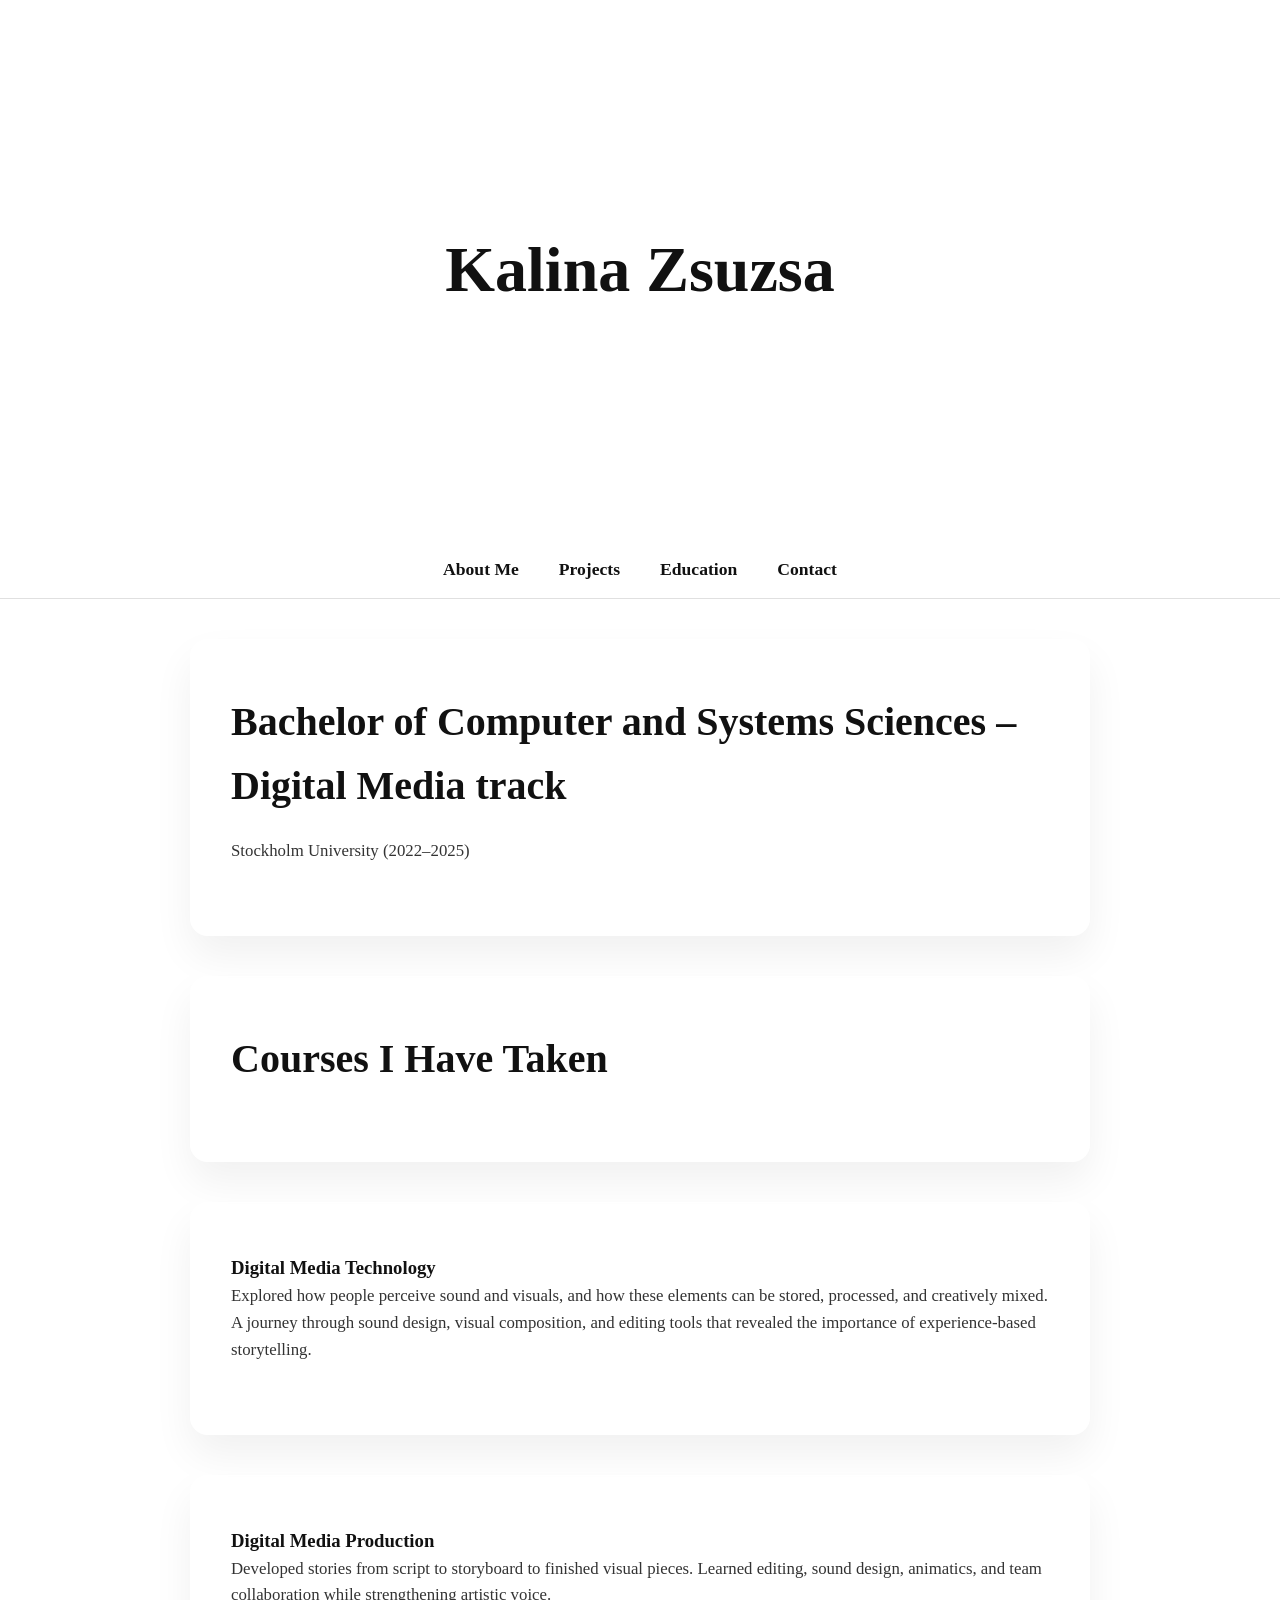
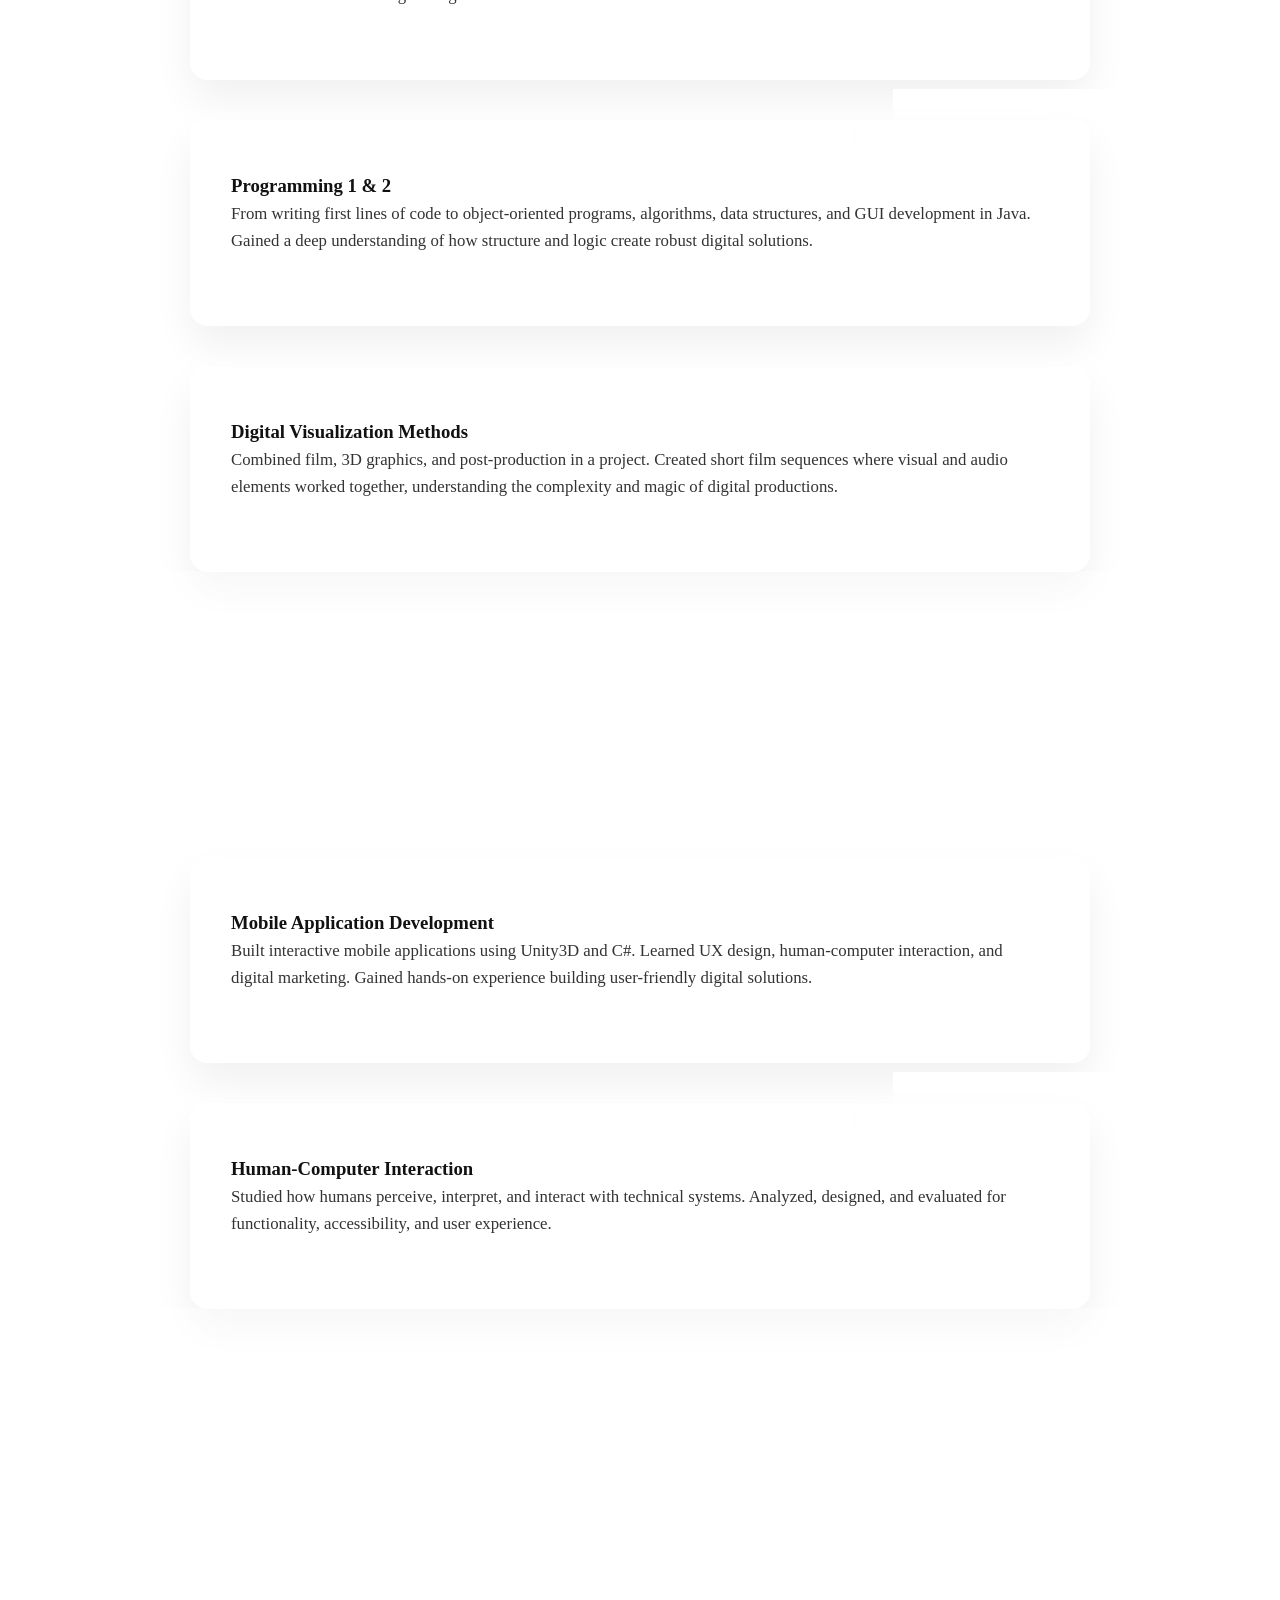
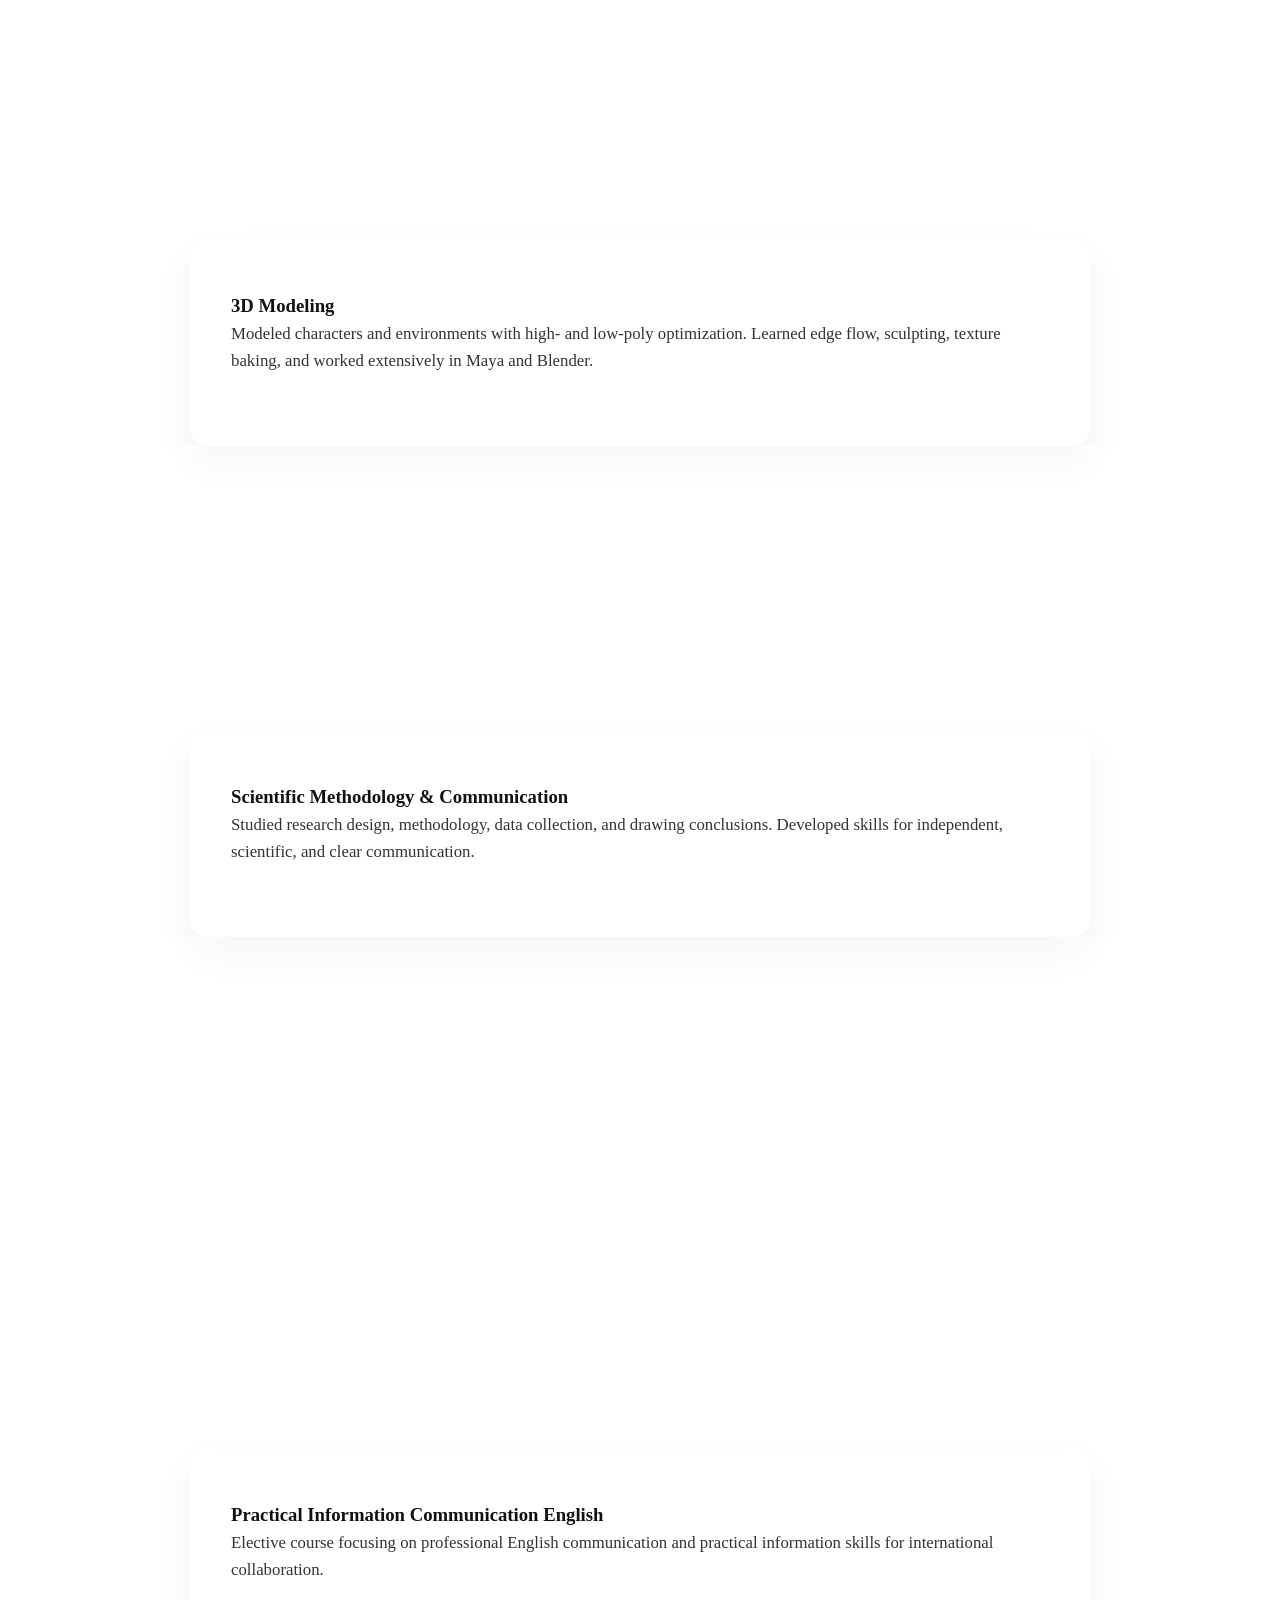
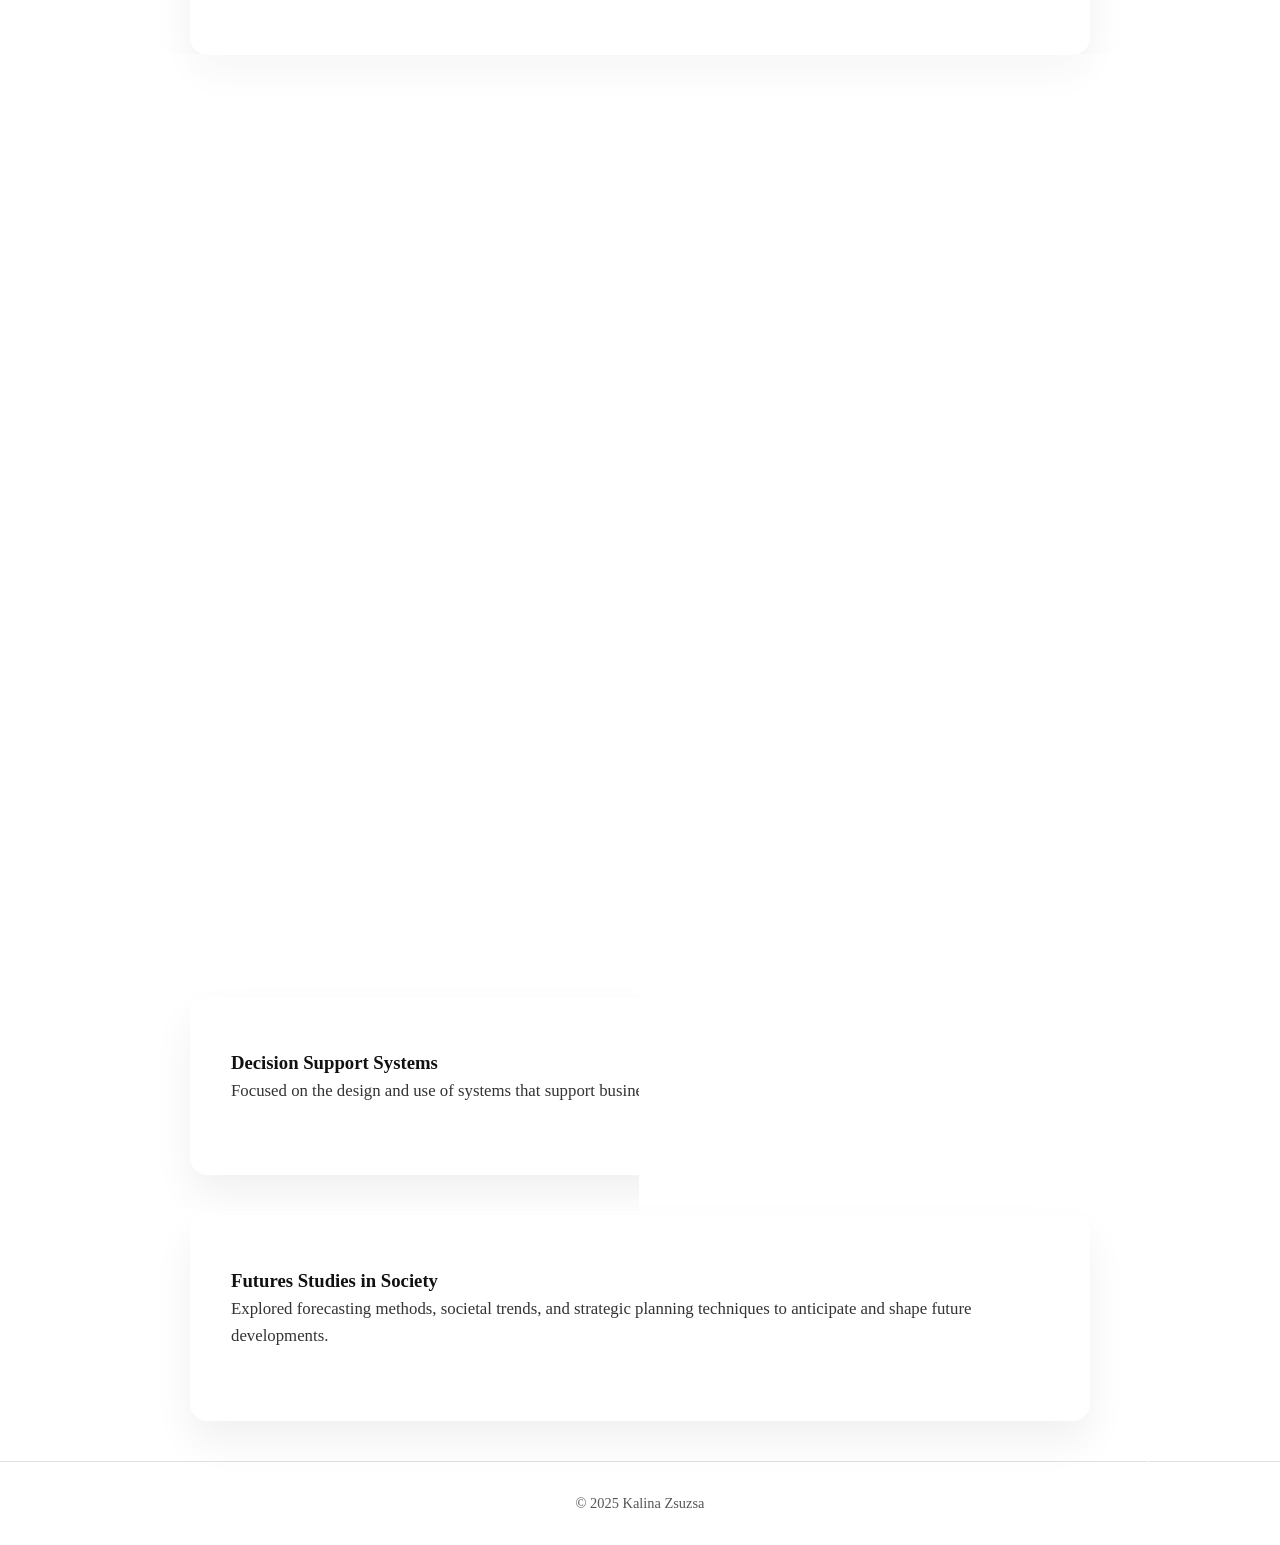
<file: Kalinas hemsida/education.html>
<!DOCTYPE html>
<html lang="en">
<head>
  <meta charset="UTF-8">
  <meta name="viewport" content="width=device-width, initial-scale=1.0">
  <title>Kalina Zsuzsa | Education</title>
  <link rel="stylesheet" href="style.css">
</head>
<body>

<header class="text-header">
  <h1>Kalina Zsuzsa</h1>
</header>

<nav>
  <a href="index.html">About Me</a>
  <a href="projects.html">Projects</a>
  <a href="education.html">Education</a>
  <a href="contact.html">Contact</a>
</nav>

<main>


  <section class="glass-panel education">
    <h2>Bachelor of Computer and Systems Sciences – Digital Media track</h2>
    <p>Stockholm University (2022–2025)</p>
  </section>

  
  <section class="glass-panel courses-header">
    <h2>Courses I Have Taken</h2>
  </section>

  
  <section class="glass-panel course">
    <h3>Digital Media Technology</h3>
    <p>Explored how people perceive sound and visuals, and how these elements can be stored, processed, and creatively mixed. A journey through sound design, visual composition, and editing tools that revealed the importance of experience-based storytelling.</p>
  </section>

  <section class="glass-panel course">
    <h3>Digital Media Production</h3>
    <p>Developed stories from script to storyboard to finished visual pieces. Learned editing, sound design, animatics, and team collaboration while strengthening artistic voice.</p>
  </section>

  <section class="glass-panel course">
    <h3>Programming 1 & 2</h3>
    <p>From writing first lines of code to object-oriented programs, algorithms, data structures, and GUI development in Java. Gained a deep understanding of how structure and logic create robust digital solutions.</p>
  </section>

  <section class="glass-panel course">
    <h3>Digital Visualization Methods</h3>
    <p>Combined film, 3D graphics, and post-production in a project. Created short film sequences where visual and audio elements worked together, understanding the complexity and magic of digital productions.</p>
  </section>

  <section class="glass-panel course">
    <h3>Scientific Writing</h3>
    <p>Learned academic foundations: structuring essays, organizing thoughts, citing correctly, and formulating clear arguments. Developed precise communication skills essential for both development and storytelling.</p>
  </section>

  <section class="glass-panel course">
    <h3>Mobile Application Development</h3>
    <p>Built interactive mobile applications using Unity3D and C#. Learned UX design, human-computer interaction, and digital marketing. Gained hands-on experience building user-friendly digital solutions.</p>
  </section>

  <section class="glass-panel course">
    <h3>Human-Computer Interaction</h3>
    <p>Studied how humans perceive, interpret, and interact with technical systems. Analyzed, designed, and evaluated for functionality, accessibility, and user experience.</p>
  </section>

  <section class="glass-panel course">
    <h3>Prototypes in Interaction Design</h3>
    <p>Turned ideas into tangible solutions using storyboards, HTML, and various methods. Focused on testing, reflection, and learning from the process.</p>
  </section>

  <section class="glass-panel course">
    <h3>3D Rendering</h3>
    <p>Created realistic environments and lighting in real time. Explored textures, shading, and light simulation, understanding how game worlds are built technically and artistically.</p>
  </section>

  <section class="glass-panel course">
    <h3>3D Modeling</h3>
    <p>Modeled characters and environments with high- and low-poly optimization. Learned edge flow, sculpting, texture baking, and worked extensively in Maya and Blender.</p>
  </section>

  <section class="glass-panel course">
    <h3>Immersive Environments</h3>
    <p>Focused on XR (AR, VR, MR) and experimented with fully engaging digital worlds. Developed XR prototypes merging theory and technology.</p>
  </section>

  <section class="glass-panel course">
    <h3>Scientific Methodology & Communication</h3>
    <p>Studied research design, methodology, data collection, and drawing conclusions. Developed skills for independent, scientific, and clear communication.</p>
  </section>

  <section class="glass-panel course">
    <h3>Transmedia (Spring 2025)</h3>
    <p>Creating communication that moves across multiple media. Learned to branch stories across platforms and meet audiences where they are, requiring strategic thinking and attention to detail.</p>
  </section>


  <section class="glass-panel courses-header">
    <h2>Tamkang University Exchange</h2>
  </section>

  <section class="glass-panel course">
    <h3>Practical Information Communication English</h3>
    <p>Elective course focusing on professional English communication and practical information skills for international collaboration.</p>
  </section>

  <section class="glass-panel course">
    <h3>Statistics</h3>
    <p>Covered basic and applied statistics, probability, and data analysis techniques with practical exercises and projects.</p>
  </section>

  <section class="glass-panel course">
    <h3>Network-Based Application Design</h3>
    <p>Learned to design applications over networks, including architecture, protocols, and development of collaborative systems.</p>
  </section>

  <section class="glass-panel course">
    <h3>Introduction to Information Security</h3>
    <p>Explored principles of cybersecurity, encryption, authentication, and protection of digital information in modern systems.</p>
  </section>

  <section class="glass-panel course">
    <h3>Introduction to Artificial Intelligence</h3>
    <p>Covered basic AI concepts including machine learning, problem-solving, and intelligent agent design.</p>
  </section>

  <section class="glass-panel course">
    <h3>Decision Support Systems</h3>
    <p>Focused on the design and use of systems that support business and management decision-making processes.</p>
  </section>

  <section class="glass-panel course">
    <h3>Futures Studies in Society</h3>
    <p>Explored forecasting methods, societal trends, and strategic planning techniques to anticipate and shape future developments.</p>
  </section>

</main>

<footer>
  <p>© 2025 Kalina Zsuzsa</p>
</footer>

</body>
</html>
</file>
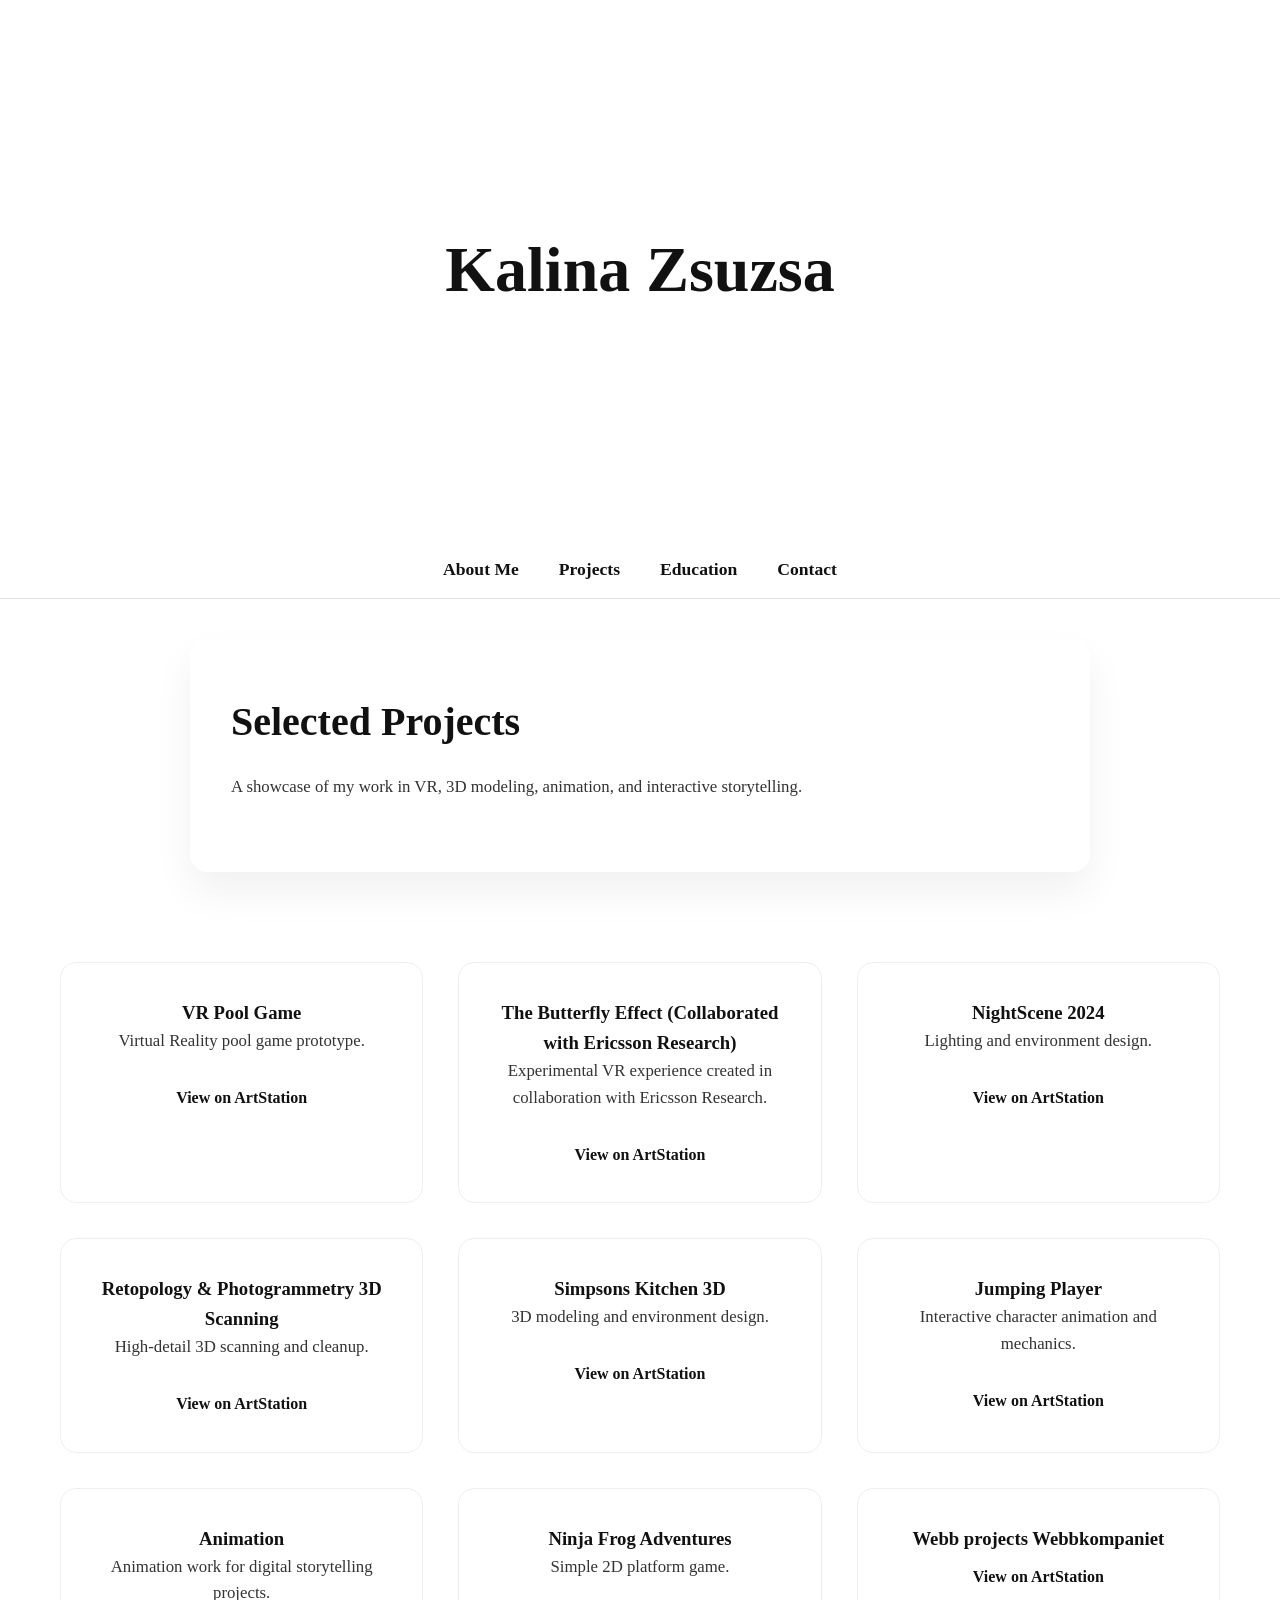
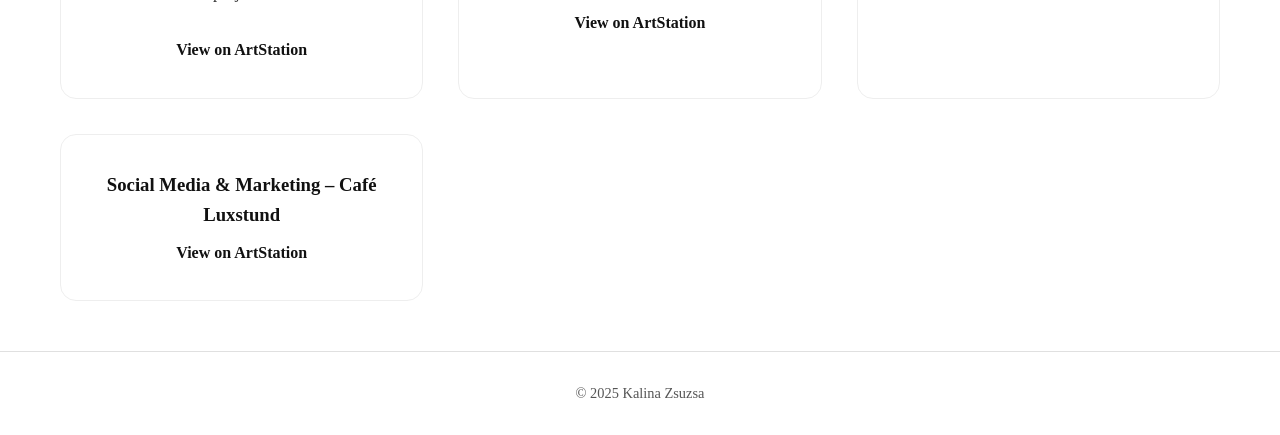
<file: Kalinas hemsida/projects.html>
<!DOCTYPE html>
<html lang="en">
<head>
  <meta charset="UTF-8">
  <meta name="viewport" content="width=device-width, initial-scale=1.0">
  <title>Kalina Zsuzsa | Projects</title>
  <link rel="stylesheet" href="style.css">
</head>
<body>

<header class="text-header">
  <h1>Kalina Zsuzsa</h1>
</header>

<nav>
  <a href="index.html">About Me</a>
  <a href="projects.html">Projects</a>
  <a href="education.html">Education</a>
  <a href="contact.html">Contact</a>
</nav>

<main>
  <section class="glass-panel projects-header">
    <h2>Selected Projects</h2>
    <p>A showcase of my work in VR, 3D modeling, animation, and interactive storytelling.</p>
  </section>

  <section class="projects-grid">

    <div class="project-card">
      <h3>VR Pool Game</h3>
      <p>Virtual Reality pool game prototype.</p>
      <a href="https://www.artstation.com/artwork/x3XWyY" target="_blank">View on ArtStation</a>
    </div>

    <div class="project-card">
      <h3>The Butterfly Effect (Collaborated with Ericsson Research)</h3>
      <p>Experimental VR experience created in collaboration with Ericsson Research.</p>
      <a href="https://www.artstation.com/artwork/DLRnwO" target="_blank">View on ArtStation</a>
    </div>

    <div class="project-card">
      <h3>NightScene 2024</h3>
      <p>Lighting and environment design.</p>
      <a href="https://kalina_zsuzsa.artstation.com/projects/qJNZJn" target="_blank">View on ArtStation</a>
    </div>

    <div class="project-card">
      <h3>Retopology &amp; Photogrammetry 3D Scanning</h3>
      <p>High-detail 3D scanning and cleanup.</p>
      <a href="https://kalina_zsuzsa.artstation.com/projects/P6qyJB" target="_blank">View on ArtStation</a>
    </div>

    <div class="project-card">
      <h3>Simpsons Kitchen 3D</h3>
      <p>3D modeling and environment design.</p>
      <a href="https://kalina_zsuzsa.artstation.com/projects/Nq442J" target="_blank">View on ArtStation</a>
    </div>

    <div class="project-card">
      <h3>Jumping Player</h3>
      <p>Interactive character animation and mechanics.</p>
      <a href="https://kalina_zsuzsa.artstation.com/projects/vbYY0v" target="_blank">View on ArtStation</a>
    </div>

    <div class="project-card">
      <h3>Animation</h3>
      <p>Animation work for digital storytelling projects.</p>
      <a href="https://kalina_zsuzsa.artstation.com/projects/Ovxxdw" target="_blank">View on ArtStation</a>
    </div>

    <div class="project-card">
      <h3>Ninja Frog Adventures</h3>
      <p>Simple 2D platform game.</p>
      <a href="https://kalina_zsuzsa.artstation.com/projects/2BOObe" target="_blank">View on ArtStation</a>
    </div>

    <div class="project-card">
      <h3>Webb projects Webbkompaniet</h3>
      <a href="https://www.artstation.com/artwork/ndEoX9" target="_blank">View on ArtStation</a>
    </div>

    <div class="project-card">
      <h3>Social Media &amp; Marketing – Café Luxstund</h3>
      <a href="https://www.artstation.com/artwork/Ba3x04" target="_blank">View on ArtStation</a>
    </div>

  </section>
</main>

<footer>
  <p>© 2025 Kalina Zsuzsa</p>
</footer>

</body>
</html>
</file>
<file: style.css>
@import url('https://fonts.googleapis.com/css2?family=DM+Sans:wght@300;400;500;600&family=Manrope:wght@300;400;500;600&display=swap');
:root{--paper:#f5f3ef;--ink:#171715;--muted:#76736e;--line:#d7d3cd}*{box-sizing:border-box}html{scroll-behavior:smooth}body{margin:0;background:var(--paper);color:var(--ink);font-family:'DM Sans',Arial,sans-serif;-webkit-font-smoothing:antialiased}a{color:inherit;text-decoration:none}button,a{ -webkit-tap-highlight-color:transparent}::selection{background:#242422;color:white}.topbar{height:90px;padding:0 4.6%;display:flex;align-items:center;justify-content:space-between;border-bottom:1px solid var(--line);position:relative;z-index:5}.brand{font-family:Georgia,serif;font-size:31px;letter-spacing:-.11em}.brand-dot{font-family:Arial}.topbar nav{display:flex;gap:clamp(14px,3.2vw,55px)}.topbar nav a,.location,.eyebrow,.hero-meta,.hero-bottom,.project-index,.project-type,.work-end,.contact-lead,.contact-links,footer,.edu-label{font-size:10px;letter-spacing:.16em;font-weight:500}.topbar nav a{transition:opacity .2s}.topbar nav a:hover{opacity:.45}.location{color:#777}.hero{min-height:690px;display:flex;flex-direction:column;justify-content:space-between;padding:38px 4.6% 34px;overflow:hidden}.hero-meta,.hero-bottom{display:flex;justify-content:space-between;line-height:1.8}.hero-edition{text-align:right;color:var(--muted)}.hero-art{width:min(100%,1120px);height:auto;display:block;margin:10px auto 4px;mix-blend-mode:multiply;object-fit:contain}.explore{display:flex;gap:34px;align-items:center;border-bottom:1px solid var(--ink);padding-bottom:7px}.explore span{font-size:23px;line-height:1}.work-section{padding:105px 4.6% 100px;border-top:1px solid var(--line)}.section-head{display:flex;align-items:end;justify-content:space-between;gap:30px;margin-bottom:48px}.eyebrow{display:block;color:var(--muted);margin-bottom:25px}.section-head h1,.about-layout h2,.education-row h2,.contact-section h2{font-family:'Manrope',Arial,sans-serif;font-size:clamp(58px,8.8vw,142px);font-weight:300;line-height:.96;letter-spacing:-.085em;margin:0}.section-head h1 em,.about-layout h2 em,.education-row h2 em,.contact-section h2 em{font-family:Georgia,serif;font-weight:400;letter-spacing:-.08em}.section-head>p{max-width:310px;color:#666;line-height:1.7;font-size:13px;margin:0 0 9px}.project-grid{display:grid;grid-template-columns:repeat(12,1fr);grid-auto-flow:row dense;gap:12px}.project{min-height:330px;background:#e7e3dc;position:relative;overflow:hidden;padding:23px;display:flex;flex-direction:column;justify-content:space-between;isolation:isolate;transition:background .5s,color .5s}.project:nth-child(9n+2),.project:nth-child(9n+5),.project:nth-child(9n+8){background:#d9d5ce}.project:nth-child(9n+3),.project:nth-child(9n+6){background:#ebe9e4}.project:before{content:'';position:absolute;inset:0;background:linear-gradient(150deg,transparent 15%,rgba(0,0,0,.04) 100%);z-index:-1;transition:transform .6s}.project:hover{background:#242422;color:#fff}.project:hover:before{transform:scale(1.15)}.project-1{grid-column:span 7;min-height:560px}.project-2{grid-column:span 5;min-height:560px}.project-3,.project-4,.project-5{grid-column:span 4;min-height:365px}.project-6{grid-column:span 5;min-height:470px}.project-7{grid-column:span 7;min-height:470px}.project-8,.project-9{grid-column:span 6;min-height:390px}.project-index{opacity:.6}.project-content{display:flex;flex-direction:column;align-items:flex-start}.project-title{font-family:'Manrope',Arial,sans-serif;font-weight:300;letter-spacing:-.075em;line-height:1.03;font-size:clamp(35px,4vw,75px);max-width:96%;text-wrap:balance}.project-type{margin-top:19px;color:inherit;opacity:.65;line-height:1.6}.project-arrow{font-family:Arial,sans-serif;font-size:39px;font-weight:200;align-self:flex-end;transition:transform .3s}.project:hover .project-arrow{transform:translate(8px,-8px)}.work-end{display:flex;justify-content:space-between;gap:20px;margin-top:24px;color:var(--muted)}.work-end a{color:var(--ink)}.about-section,.education-section{padding:105px 4.6%;border-top:1px solid var(--line)}.about-layout,.education-row{display:grid;grid-template-columns:1.4fr 1fr;gap:8%}.about-layout h2,.education-row h2{font-size:clamp(50px,6vw,100px)}.about-copy{max-width:460px;padding-top:6px}.about-copy p{font-size:clamp(16px,1.4vw,20px);font-weight:300;line-height:1.75;margin:0 0 20px}.text-link{display:inline-block;margin-top:30px;border-bottom:1px solid;padding-bottom:8px;font-size:11px;letter-spacing:.1em}.education-row h3{font-weight:400;font-size:24px;letter-spacing:-.04em;margin:0 0 10px}.education-row p:not(.edu-label){color:var(--muted);font-size:14px;line-height:1.7}.edu-label{margin:0 0 15px;color:var(--muted)}.edu-rule{height:1px;background:var(--line);margin:30px 0}.contact-section{background:#242422;color:#f5f3ef;padding:100px 4.6% 65px}.contact-section .eyebrow{color:#b7b3ad}.contact-lead{margin:80px 0 20px;color:#b7b3ad}.contact-section h2{font-size:clamp(72px,11vw,180px)}.contact-mail{display:flex;justify-content:space-between;align-items:center;border-bottom:1px solid #b7b3ad;max-width:380px;padding:20px 0;margin:75px 0;font-size:12px;letter-spacing:.14em}.contact-mail span{font-size:35px}.contact-links{display:flex;gap:35px}footer{padding:25px 4.6%;display:flex;justify-content:space-between;gap:20px;color:var(--muted)}.cursor{display:none;position:fixed;z-index:9999;pointer-events:none;left:0;top:0;width:60px;height:60px;color:#171715;transform:translate3d(-100px,-100px,0);transition:width .25s,height .25s,color .2s;filter:drop-shadow(0 1px 0 rgba(255,255,255,.35))}.cursor svg{width:100%;height:100%;display:block}.cursor-label{display:none;font-size:8px;letter-spacing:.12em;line-height:1.4;text-align:center}.cursor.is-project{width:108px;height:108px;border-radius:50%;background:#f5f3ef;color:#171715;display:flex;align-items:center;justify-content:center;border:1px solid #171715;filter:none}.cursor.is-project svg{position:absolute;width:27px;height:27px;top:15px;left:38px}.cursor.is-project .cursor-label{display:block;margin-top:35px}.cursor.is-link{color:#888}.reveal{opacity:0;transform:translateY(26px);transition:opacity .8s ease,transform .8s ease}.reveal.is-visible{opacity:1;transform:none}@media(pointer:fine) and (hover:hover){body.has-custom-cursor,body.has-custom-cursor a{cursor:none!important}.has-custom-cursor .cursor{display:block}}@media(max-width:800px){.topbar{height:70px}.topbar nav{gap:13px}.topbar nav a{font-size:9px}.location{display:none}.hero{min-height:520px;padding-top:30px}.hero-art{margin:50px auto}.hero-bottom{font-size:9px;gap:20px}.section-head{display:block}.section-head>p{margin-top:20px}.project-1,.project-2,.project-3,.project-4,.project-5,.project-6,.project-7,.project-8,.project-9{grid-column:span 6;min-height:340px}.project-title{font-size:clamp(29px,5vw,54px)}.about-layout,.education-row{grid-template-columns:1fr;gap:30px}.about-copy{max-width:700px}}@media(max-width:530px){.topbar{padding:0 5%}.topbar nav{gap:10px}.topbar nav a{font-size:8px;letter-spacing:.08em}.hero{min-height:410px;padding:25px 5%}.hero-meta{font-size:8px}.hero-art{margin:40px auto}.hero-bottom{font-size:8px}.hero-bottom>span{max-width:150px}.explore{gap:7px}.work-section,.about-section,.education-section{padding:70px 5%}.section-head h1{font-size:57px}.project-grid{gap:9px}.project-1,.project-2,.project-3,.project-4,.project-5,.project-6,.project-7,.project-8,.project-9{grid-column:span 12;min-height:340px}.project-1{min-height:410px}.project-title{font-size:46px}.work-end{font-size:8px;line-height:1.7}.contact-section{padding:75px 5% 50px}.contact-section h2{font-size:66px}.contact-links{gap:17px}footer{font-size:8px;flex-wrap:wrap}}@media(prefers-reduced-motion:reduce){html{scroll-behavior:auto}*,*:before,*:after{animation:none!important;transition:none!important}.reveal{opacity:1;transform:none}}

/* Cellaro Life project */
.project-10{grid-column:span 12;min-height:390px;background:#dedbd5}
@media(max-width:800px){.project-10{grid-column:span 12;min-height:340px}}
@media(max-width:530px){.project-10{grid-column:span 12;min-height:340px}}
</file>
<file: Kalina-Zsuzsa-Editorial-Portfolio/style.css>
@import url('https://fonts.googleapis.com/css2?family=DM+Sans:wght@300;400;500;600&family=Manrope:wght@300;400;500;600&display=swap');
:root{--paper:#f5f3ef;--ink:#171715;--muted:#76736e;--line:#d7d3cd}*{box-sizing:border-box}html{scroll-behavior:smooth}body{margin:0;background:var(--paper);color:var(--ink);font-family:'DM Sans',Arial,sans-serif;-webkit-font-smoothing:antialiased}a{color:inherit;text-decoration:none}button,a{ -webkit-tap-highlight-color:transparent}::selection{background:#242422;color:white}.topbar{height:90px;padding:0 4.6%;display:flex;align-items:center;justify-content:space-between;border-bottom:1px solid var(--line);position:relative;z-index:5}.brand{font-family:Georgia,serif;font-size:31px;letter-spacing:-.11em}.brand-dot{font-family:Arial}.topbar nav{display:flex;gap:clamp(14px,3.2vw,55px)}.topbar nav a,.location,.eyebrow,.hero-meta,.hero-bottom,.project-index,.project-type,.work-end,.contact-lead,.contact-links,footer,.edu-label{font-size:10px;letter-spacing:.16em;font-weight:500}.topbar nav a{transition:opacity .2s}.topbar nav a:hover{opacity:.45}.location{color:#777}.hero{min-height:690px;display:flex;flex-direction:column;justify-content:space-between;padding:38px 4.6% 34px;overflow:hidden}.hero-meta,.hero-bottom{display:flex;justify-content:space-between;line-height:1.8}.hero-edition{text-align:right;color:var(--muted)}.hero-art{width:min(100%,1120px);height:auto;display:block;margin:10px auto 4px;mix-blend-mode:multiply;object-fit:contain}.explore{display:flex;gap:34px;align-items:center;border-bottom:1px solid var(--ink);padding-bottom:7px}.explore span{font-size:23px;line-height:1}.work-section{padding:105px 4.6% 100px;border-top:1px solid var(--line)}.section-head{display:flex;align-items:end;justify-content:space-between;gap:30px;margin-bottom:48px}.eyebrow{display:block;color:var(--muted);margin-bottom:25px}.section-head h1,.about-layout h2,.education-row h2,.contact-section h2{font-family:'Manrope',Arial,sans-serif;font-size:clamp(58px,8.8vw,142px);font-weight:300;line-height:.96;letter-spacing:-.085em;margin:0}.section-head h1 em,.about-layout h2 em,.education-row h2 em,.contact-section h2 em{font-family:Georgia,serif;font-weight:400;letter-spacing:-.08em}.section-head>p{max-width:310px;color:#666;line-height:1.7;font-size:13px;margin:0 0 9px}.project-grid{display:grid;grid-template-columns:repeat(12,1fr);grid-auto-flow:row dense;gap:12px}.project{min-height:330px;background:#e7e3dc;position:relative;overflow:hidden;padding:23px;display:flex;flex-direction:column;justify-content:space-between;isolation:isolate;transition:background .5s,color .5s}.project:nth-child(9n+2),.project:nth-child(9n+5),.project:nth-child(9n+8){background:#d9d5ce}.project:nth-child(9n+3),.project:nth-child(9n+6){background:#ebe9e4}.project:before{content:'';position:absolute;inset:0;background:linear-gradient(150deg,transparent 15%,rgba(0,0,0,.04) 100%);z-index:-1;transition:transform .6s}.project:hover{background:#242422;color:#fff}.project:hover:before{transform:scale(1.15)}.project-1{grid-column:span 7;min-height:560px}.project-2{grid-column:span 5;min-height:560px}.project-3,.project-4,.project-5{grid-column:span 4;min-height:365px}.project-6{grid-column:span 5;min-height:470px}.project-7{grid-column:span 7;min-height:470px}.project-8,.project-9{grid-column:span 6;min-height:390px}.project-index{opacity:.6}.project-content{display:flex;flex-direction:column;align-items:flex-start}.project-title{font-family:'Manrope',Arial,sans-serif;font-weight:300;letter-spacing:-.075em;line-height:1.03;font-size:clamp(35px,4vw,75px);max-width:96%;text-wrap:balance}.project-type{margin-top:19px;color:inherit;opacity:.65;line-height:1.6}.project-arrow{font-family:Arial,sans-serif;font-size:39px;font-weight:200;align-self:flex-end;transition:transform .3s}.project:hover .project-arrow{transform:translate(8px,-8px)}.work-end{display:flex;justify-content:space-between;gap:20px;margin-top:24px;color:var(--muted)}.work-end a{color:var(--ink)}.about-section,.education-section{padding:105px 4.6%;border-top:1px solid var(--line)}.about-layout,.education-row{display:grid;grid-template-columns:1.4fr 1fr;gap:8%}.about-layout h2,.education-row h2{font-size:clamp(50px,6vw,100px)}.about-copy{max-width:460px;padding-top:6px}.about-copy p{font-size:clamp(16px,1.4vw,20px);font-weight:300;line-height:1.75;margin:0 0 20px}.text-link{display:inline-block;margin-top:30px;border-bottom:1px solid;padding-bottom:8px;font-size:11px;letter-spacing:.1em}.education-row h3{font-weight:400;font-size:24px;letter-spacing:-.04em;margin:0 0 10px}.education-row p:not(.edu-label){color:var(--muted);font-size:14px;line-height:1.7}.edu-label{margin:0 0 15px;color:var(--muted)}.edu-rule{height:1px;background:var(--line);margin:30px 0}.contact-section{background:#242422;color:#f5f3ef;padding:100px 4.6% 65px}.contact-section .eyebrow{color:#b7b3ad}.contact-lead{margin:80px 0 20px;color:#b7b3ad}.contact-section h2{font-size:clamp(72px,11vw,180px)}.contact-mail{display:flex;justify-content:space-between;align-items:center;border-bottom:1px solid #b7b3ad;max-width:380px;padding:20px 0;margin:75px 0;font-size:12px;letter-spacing:.14em}.contact-mail span{font-size:35px}.contact-links{display:flex;gap:35px}footer{padding:25px 4.6%;display:flex;justify-content:space-between;gap:20px;color:var(--muted)}.cursor{display:none;position:fixed;z-index:9999;pointer-events:none;left:0;top:0;width:60px;height:60px;color:#171715;transform:translate3d(-100px,-100px,0);transition:width .25s,height .25s,color .2s;filter:drop-shadow(0 1px 0 rgba(255,255,255,.35))}.cursor svg{width:100%;height:100%;display:block}.cursor-label{display:none;font-size:8px;letter-spacing:.12em;line-height:1.4;text-align:center}.cursor.is-project{width:108px;height:108px;border-radius:50%;background:#f5f3ef;color:#171715;display:flex;align-items:center;justify-content:center;border:1px solid #171715;filter:none}.cursor.is-project svg{position:absolute;width:27px;height:27px;top:15px;left:38px}.cursor.is-project .cursor-label{display:block;margin-top:35px}.cursor.is-link{color:#888}.reveal{opacity:0;transform:translateY(26px);transition:opacity .8s ease,transform .8s ease}.reveal.is-visible{opacity:1;transform:none}@media(pointer:fine) and (hover:hover){body.has-custom-cursor,body.has-custom-cursor a{cursor:none!important}.has-custom-cursor .cursor{display:block}}@media(max-width:800px){.topbar{height:70px}.topbar nav{gap:13px}.topbar nav a{font-size:9px}.location{display:none}.hero{min-height:520px;padding-top:30px}.hero-art{margin:50px auto}.hero-bottom{font-size:9px;gap:20px}.section-head{display:block}.section-head>p{margin-top:20px}.project-1,.project-2,.project-3,.project-4,.project-5,.project-6,.project-7,.project-8,.project-9{grid-column:span 6;min-height:340px}.project-title{font-size:clamp(29px,5vw,54px)}.about-layout,.education-row{grid-template-columns:1fr;gap:30px}.about-copy{max-width:700px}}@media(max-width:530px){.topbar{padding:0 5%}.topbar nav{gap:10px}.topbar nav a{font-size:8px;letter-spacing:.08em}.hero{min-height:410px;padding:25px 5%}.hero-meta{font-size:8px}.hero-art{margin:40px auto}.hero-bottom{font-size:8px}.hero-bottom>span{max-width:150px}.explore{gap:7px}.work-section,.about-section,.education-section{padding:70px 5%}.section-head h1{font-size:57px}.project-grid{gap:9px}.project-1,.project-2,.project-3,.project-4,.project-5,.project-6,.project-7,.project-8,.project-9{grid-column:span 12;min-height:340px}.project-1{min-height:410px}.project-title{font-size:46px}.work-end{font-size:8px;line-height:1.7}.contact-section{padding:75px 5% 50px}.contact-section h2{font-size:66px}.contact-links{gap:17px}footer{font-size:8px;flex-wrap:wrap}}@media(prefers-reduced-motion:reduce){html{scroll-behavior:auto}*,*:before,*:after{animation:none!important;transition:none!important}.reveal{opacity:1;transform:none}}
</file>
<file: Kalinas hemsida/style.css>
* {
  box-sizing: border-box;
  margin: 0;
  padding: 0;
}


body, h1, h2, h3, h4, h5, h6, p, a, li, span {
  font-family: "Times New Roman", Times, serif;
}

body {
  background: #fff;
  color: #111;
  line-height: 1.6;
  opacity: 0;
  animation: fadePage 0.6s ease forwards;
}


@keyframes fadePage {
  to { opacity: 1; }
}

.fade {
  opacity: 0;
  transform: translateY(20px);
  animation: fadeInUp 0.8s ease forwards;
}

@keyframes fadeInUp {
  to {
    opacity: 1;
    transform: translateY(0);
  }
}


header.text-header {
  width: 100%;
  height: 60vh;
  display: flex;
  align-items: center;
  justify-content: center;
  background: #fff;
  margin-top: 0;
  position: relative;
}

header.text-header h1 {
  font-size: 4rem;
  font-weight: 900;
  color: #111;
  opacity: 0;
  transform: translateY(-20px);
  animation: headerFadeIn 1s ease forwards;
  animation-delay: 0.2s;
  text-align: center;
}

@keyframes headerFadeIn {
  to {
    opacity: 1;
    transform: translateY(0);
  }
}


nav {
  display: flex;
  justify-content: center;
  align-items: center;
  background: rgba(255,255,255,0.6);
  backdrop-filter: blur(12px);
  padding: 15px 0;
  border-bottom: 1px solid #e0e0e0;
  position: sticky;
  top: 0;
  z-index: 100;
}

nav a {
  margin: 0 20px;
  text-decoration: none;
  color: #111;
  font-weight: 600;
  font-size: 1.1rem;
  position: relative;
  transition: color 0.3s;
}

nav a::after {
  content: "";
  position: absolute;
  left: 0;
  bottom: -4px;
  width: 0%;
  height: 2px;
  background: #111;
  transition: width 0.3s ease;
}

nav a:hover::after {
  width: 100%;
}

nav a:hover {
  color: #555;
}


.glass-panel {
  background: rgba(255,255,255,0.4);
  backdrop-filter: blur(20px);
  border-radius: 18px;
  padding: 50px 40px;
  margin: 40px auto;
  max-width: 900px;
  border: 1px solid rgba(255,255,255,0.3);
  box-shadow: 0 20px 40px rgba(0,0,0,0.06);
  transition: transform 0.4s ease, box-shadow 0.4s ease;
}

.glass-panel:hover {
  transform: translateY(-8px);
  box-shadow: 0 30px 70px rgba(0,0,0,0.12);
}

section h2 {
  font-size: 2.5rem;
  margin-bottom: 20px;
  font-weight: 700;
}

section p {
  margin-bottom: 20px;
  font-size: 1.05rem;
  color: #333;
}


.projects-grid {
  display: grid;
  grid-template-columns: repeat(auto-fit, minmax(280px, 1fr));
  gap: 35px;
  padding: 50px 20px;
  max-width: 1200px;
  margin: 0 auto;
}

.project-card {
  background: #fff;
  border-radius: 16px;
  padding: 35px 25px;
  border: 1px solid #eee;
  text-align: center;
  transition: transform 0.35s ease, box-shadow 0.35s ease;
}

.project-card:hover {
  transform: translateY(-8px);
  box-shadow: 0 25px 60px rgba(0,0,0,0.10);
}

.project-card a {
  display: inline-block;
  margin-top: 10px;
  color: #111;
  font-weight: 600;
  text-decoration: none;
  transition: color 0.3s;
}

.project-card a:hover {
  color: #555;
}


footer {
  text-align: center;
  padding: 30px 0;
  color: #555;
  font-size: 0.9rem;
  border-top: 1px solid #e0e0e0;
}


@media(max-width: 768px) {
  nav {
    flex-direction: column;
    gap: 10px;
  }

  header.text-header h1 {
    font-size: 3rem;
  }

  .glass-panel {
    padding: 35px 25px;
  }

  .projects-grid {
    gap: 25px;
    padding: 30px 15px;
  }
  
.about-me-section {
  display: flex;
  align-items: flex-start; 
  justify-content: center;
  gap: 40px;
  padding: 60px 10%;
}

.text-side {
  flex: 0 0 35%; 
}

.text-side h2 {
  font-size: 2.5rem;
  margin-bottom: 20px;
}

.text-side p {
  font-size: 1.05rem;
  margin-bottom: 15px;
  line-height: 1.6;
}

.image-side {
  flex: 0 0 5%; 
  display: flex;
  justify-content: center;
  align-items: flex-start;
}

.image-side img {
  max-width: 100%;
  height: auto;
  border-radius: 12px;
  object-fit: cover;
}


@media (max-width: 1024px) {
  .about-me-section {
    flex-direction: column;
    padding: 40px 5%;
  }

  .text-side, .image-side {
    flex: 1 1 100%;
  }

  .text-side h2 {
    font-size: 2rem;
  }
}


}
</file>
